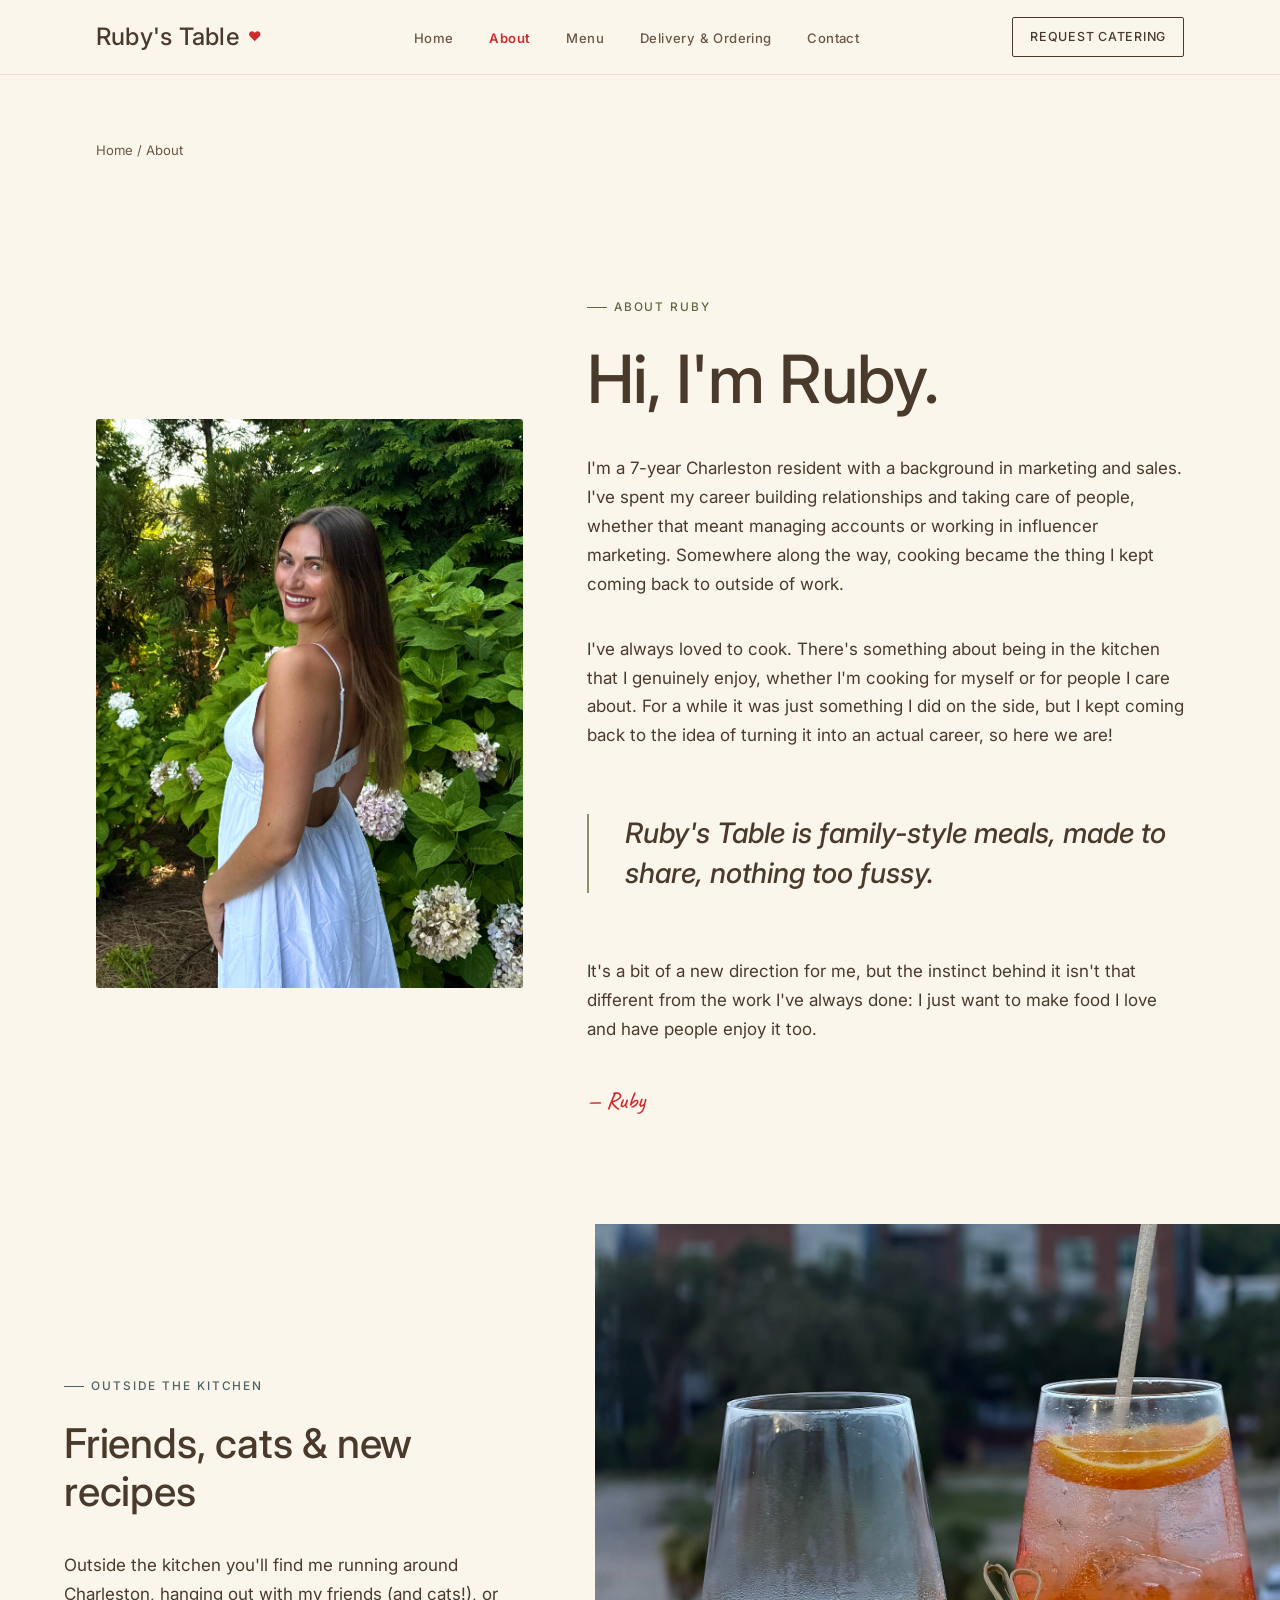
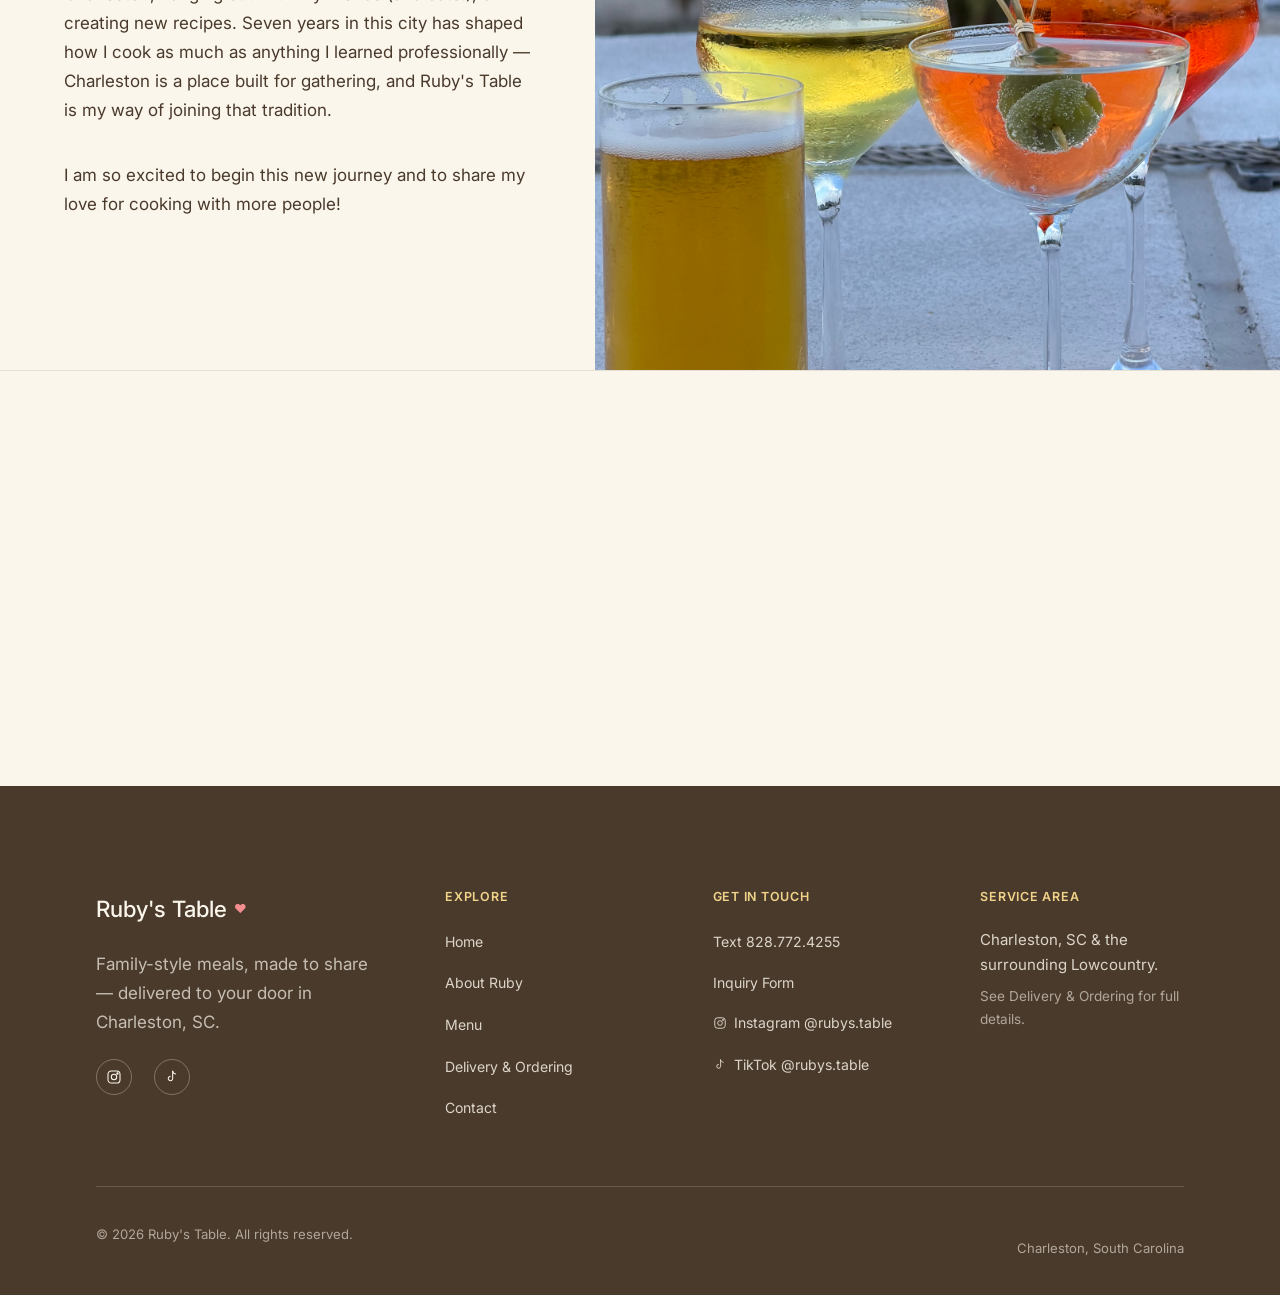
<file: about.html>
<!DOCTYPE html>
<html lang="en">
<head>
<meta charset="UTF-8">
<meta name="viewport" content="width=device-width, initial-scale=1.0">
<title>About Ruby | Ruby's Table Charleston, SC</title>
<meta name="description" content="Meet Ruby McClinton — a 7-year Charleston resident who turned her love of cooking into Ruby's Table, family-style catering made to share.">
<link rel="canonical" href="https://rubystable.com/about.html">
<meta property="og:type" content="website">
<meta property="og:site_name" content="Ruby's Table">
<meta property="og:title" content="About Ruby | Ruby's Table">
<meta property="og:description" content="Meet Ruby McClinton — a 7-year Charleston resident who turned her love of cooking into Ruby's Table.">
<meta property="og:image" content="https://rubystable.com/images/og-image.svg">
<meta property="og:url" content="https://rubystable.com/about.html">
<meta name="twitter:card" content="summary_large_image">
<meta name="twitter:title" content="About Ruby | Ruby's Table">
<meta name="twitter:description" content="Meet Ruby McClinton — a 7-year Charleston resident who turned her love of cooking into Ruby's Table.">
<meta name="twitter:image" content="https://rubystable.com/images/og-image.svg">
<link rel="icon" type="image/svg+xml" href="favicon.svg">
<link rel="stylesheet" href="css/style.css?v=2">
</head>
<body>
<a class="skip-link" href="#main">Skip to content</a>

<header class="site-header">
  <div class="container">
    <a href="index.html" class="logo" aria-label="Ruby's Table home">Ruby's Table<span class="heart-mark" aria-hidden="true">&#9829;</span></a>
    <nav class="main-nav" id="main-nav" aria-label="Primary">
      <ul>
        <li><a href="index.html">Home</a></li>
        <li><a href="about.html" aria-current="page">About</a></li>
        <li><a href="menu.html">Menu</a></li>
        <li><a href="delivery.html">Delivery &amp; Ordering</a></li>
        <li><a href="contact.html">Contact</a></li>
      </ul>
    </nav>
    <div class="header-cta">
      <a href="contact.html" class="btn btn-outline btn-outline-desktop">Request Catering</a>
      <button class="nav-toggle" aria-expanded="false" aria-controls="main-nav" aria-label="Toggle menu">
        <span></span><span></span><span></span>
      </button>
    </div>
  </div>
</header>

<main id="main">

  <section class="section-minimal" style="padding-bottom:0;">
    <div class="container">
      <p class="breadcrumb reveal"><a href="index.html">Home</a> / About</p>
    </div>
  </section>

  <!-- PORTRAIT + STORY -->
  <section class="section-tight">
    <div class="container offset-duo">
      <div class="photo-frame tall reveal">
        <img src="images/ruby-portrait-2.jpeg" alt="Portrait of Ruby McClinton, owner of Ruby's Table" width="1834" height="2445" loading="lazy">
      </div>
      <div class="reveal reveal-delay-1">
        <p class="eyebrow">About Ruby</p>
        <h1 style="margin-bottom:var(--space-md);">Hi, I'm Ruby.</h1>
        <p>I'm a 7-year Charleston resident with a background in marketing and sales. I've spent my career building relationships and taking care of people, whether that meant managing accounts or working in influencer marketing. Somewhere along the way, cooking became the thing I kept coming back to outside of work.</p>

        <p class="mt-md">I've always loved to cook. There's something about being in the kitchen that I genuinely enjoy, whether I'm cooking for myself or for people I care about. For a while it was just something I did on the side, but I kept coming back to the idea of turning it into an actual career, so here we are!</p>

        <p class="pull-quote">Ruby's Table is family-style meals, made to share, nothing too fussy.</p>

        <p>It's a bit of a new direction for me, but the instinct behind it isn't that different from the work I've always done: I just want to make food I love and have people enjoy it too.</p>

        <p class="script-accent mt-md">&mdash; Ruby</p>
      </div>
    </div>
  </section>

  <!-- OUTSIDE THE KITCHEN -->
  <section class="split-screen split-wide-right section-flush">
    <div class="split-copy on-cream reveal">
      <p class="eyebrow coastal">Outside the Kitchen</p>
      <h2>Friends, cats &amp; new recipes</h2>
      <p class="mt-md">Outside the kitchen you'll find me running around Charleston, hanging out with my friends (and cats!), or creating new recipes. Seven years in this city has shaped how I cook as much as anything I learned professionally &mdash; Charleston is a place built for gathering, and Ruby's Table is my way of joining that tradition.</p>
      <p class="mt-md">I am so excited to begin this new journey and to share my love for cooking with more people!</p>
    </div>
    <div class="split-media reveal reveal-delay-1">
      <img src="images/drinks.jpeg" alt="Cocktails at golden hour on a Charleston rooftop, with the Ravenel Bridge in the distance" width="3447" height="4596" loading="lazy">
    </div>
  </section>

  <!-- QUIET CLOSING -->
  <section class="closing-note">
    <div class="container reveal">
      <h2>Bring Ruby's Table to yours</h2>
      <p class="lede mx-auto">A small taste of what's made with care, delivered right to your door.</p>
      <a href="menu.html" class="btn btn-outline">Browse the Menu</a>
    </div>
  </section>

</main>

<footer class="site-footer">
  <div class="container">
    <div class="footer-grid">
      <div>
        <div class="footer-logo">Ruby's Table<span class="heart-mark on-dark" aria-hidden="true">&#9829;</span></div>
        <p class="footer-tagline">Family-style meals, made to share — delivered to your door in Charleston, SC.</p>
        <div class="footer-social">
          <a href="https://www.instagram.com/rubys.table" aria-label="Ruby's Table on Instagram" target="_blank" rel="noopener">
            <svg viewBox="0 0 24 24" fill="none" stroke="currentColor" stroke-width="1.6"><rect x="3" y="3" width="18" height="18" rx="5"/><circle cx="12" cy="12" r="4"/><circle cx="17.2" cy="6.8" r="1"/></svg>
          </a>
          <a href="https://www.tiktok.com/@rubys.table" aria-label="Ruby's Table on TikTok" target="_blank" rel="noopener">
            <svg viewBox="0 0 24 24" fill="none" stroke="currentColor" stroke-width="1.6"><path d="M13 3v11.2a3.3 3.3 0 1 1-3-3.28"/><path d="M13 3c.3 2.4 2 4.2 4.5 4.5" stroke-linecap="round"/></svg>
          </a>
        </div>
      </div>
      <div class="footer-col">
        <h4>Explore</h4>
        <ul>
          <li><a href="index.html">Home</a></li>
          <li><a href="about.html">About Ruby</a></li>
          <li><a href="menu.html">Menu</a></li>
          <li><a href="delivery.html">Delivery &amp; Ordering</a></li>
          <li><a href="contact.html">Contact</a></li>
        </ul>
      </div>
      <div class="footer-col">
        <h4>Get in Touch</h4>
        <ul>
          <li><a href="sms:+18287724255">Text 828.772.4255</a></li>
          <li><a href="contact.html">Inquiry Form</a></li>
          <li><a href="https://www.instagram.com/rubys.table" target="_blank" rel="noopener" class="footer-link-icon"><svg viewBox="0 0 24 24" fill="none" stroke="currentColor" stroke-width="1.6"><rect x="3" y="3" width="18" height="18" rx="5"/><circle cx="12" cy="12" r="4"/><circle cx="17.2" cy="6.8" r="1"/></svg><span>Instagram @rubys.table</span></a></li>
          <li><a href="https://www.tiktok.com/@rubys.table" target="_blank" rel="noopener" class="footer-link-icon"><svg viewBox="0 0 24 24" fill="none" stroke="currentColor" stroke-width="1.6"><path d="M13 3v11.2a3.3 3.3 0 1 1-3-3.28"/><path d="M13 3c.3 2.4 2 4.2 4.5 4.5" stroke-linecap="round"/></svg><span>TikTok @rubys.table</span></a></li>
        </ul>
      </div>
      <div class="footer-col">
        <h4>Service Area</h4>
        <p>Charleston, SC &amp; the surrounding Lowcountry.</p>
        <p style="opacity:0.7; font-size:0.85rem; margin-top:0.5em;">See Delivery &amp; Ordering for full details.</p>
      </div>
    </div>
    <div class="footer-bottom">
      <p>&copy; <span id="current-year">2026</span> Ruby's Table. All rights reserved.</p>
      <p>Charleston, South Carolina</p>
    </div>
  </div>
</footer>

<script src="js/main.js?v=2"></script>
</body>
</html>
</file>
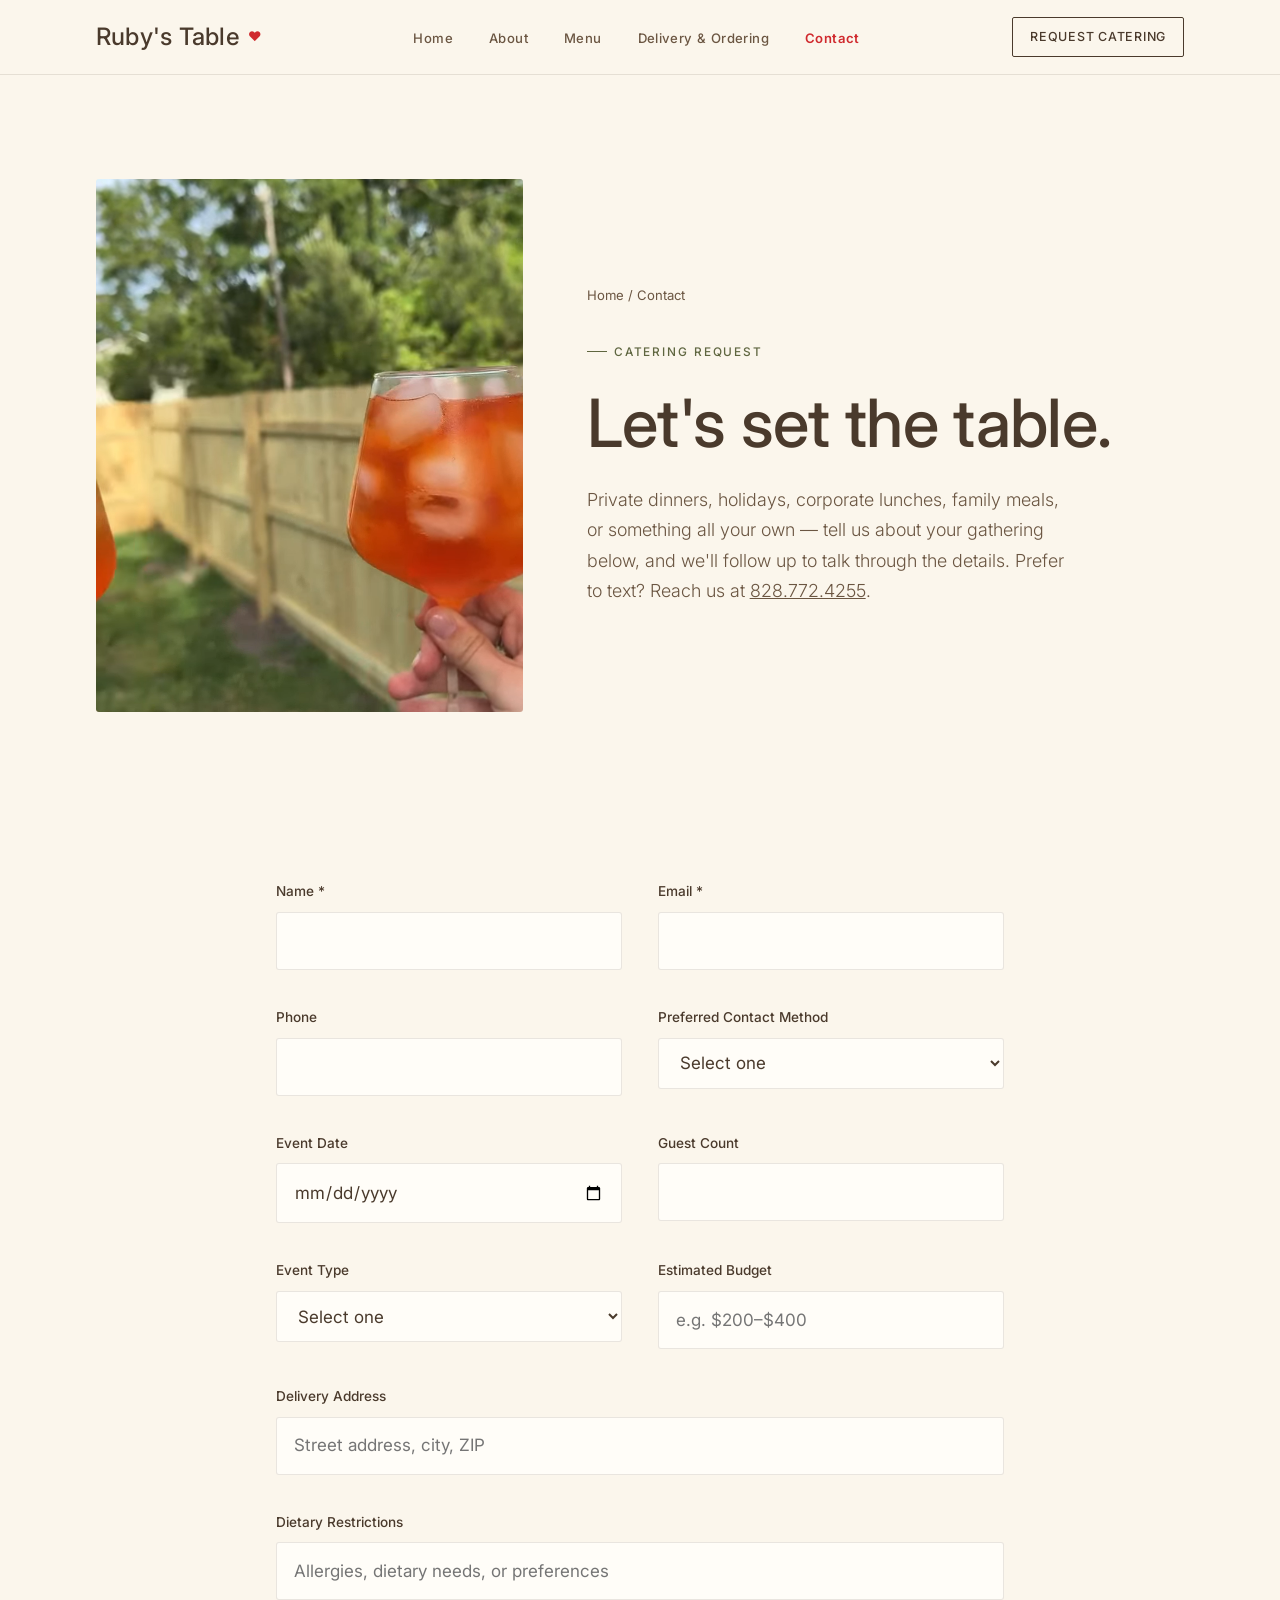
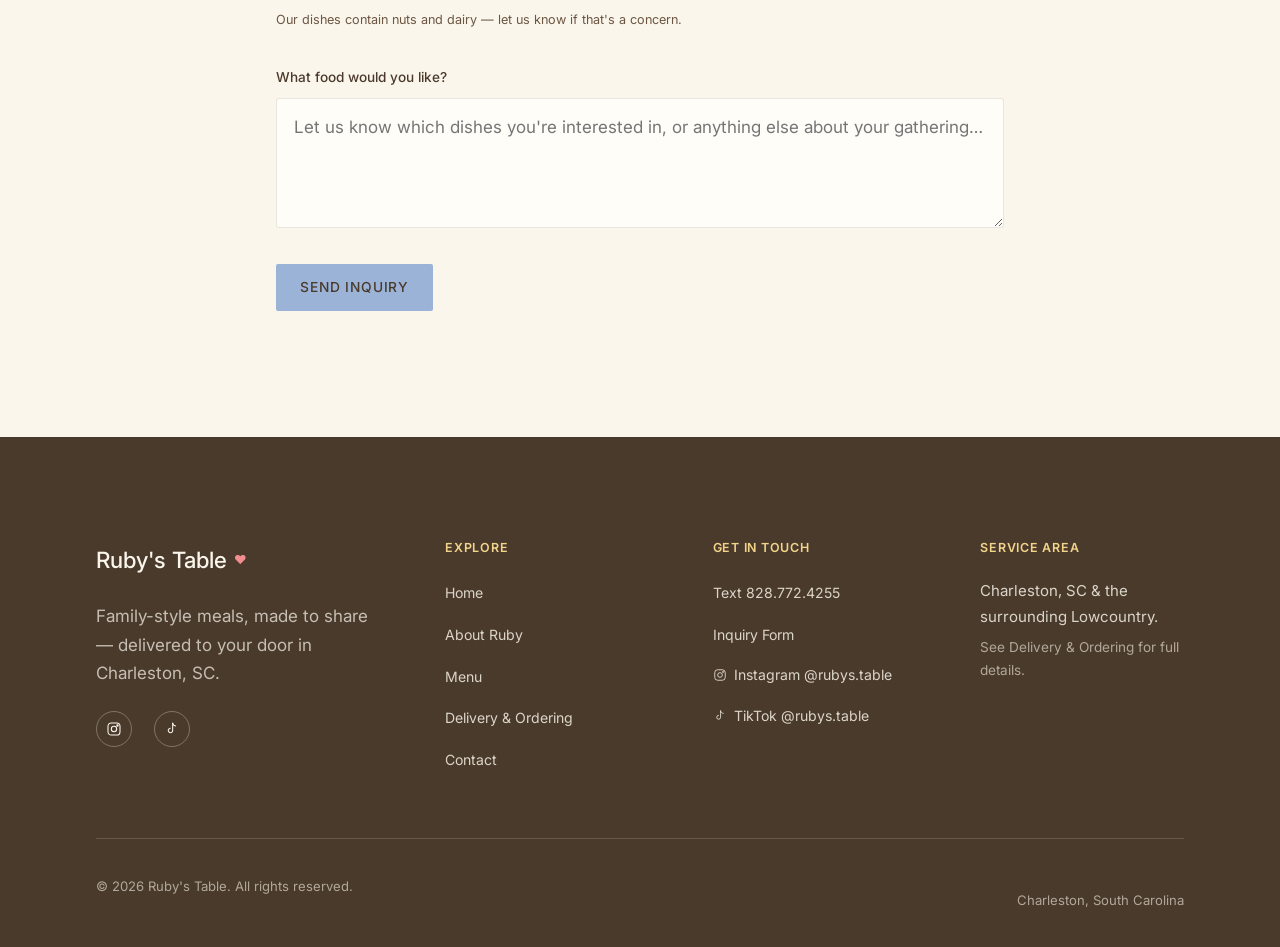
<file: contact.html>
<!DOCTYPE html>
<html lang="en">
<head>
<meta charset="UTF-8">
<meta name="viewport" content="width=device-width, initial-scale=1.0">
<title>Catering Request &amp; Contact | Ruby's Table Charleston, SC</title>
<meta name="description" content="Request catering from Ruby's Table — private events, corporate lunches, holidays, and family meals. Send an inquiry or text 828.772.4255.">
<link rel="canonical" href="https://rubystable.com/contact.html">
<meta property="og:type" content="website">
<meta property="og:site_name" content="Ruby's Table">
<meta property="og:title" content="Catering Request &amp; Contact | Ruby's Table">
<meta property="og:description" content="Request catering from Ruby's Table — send an inquiry or text 828.772.4255.">
<meta property="og:image" content="https://rubystable.com/images/og-image.svg">
<meta property="og:url" content="https://rubystable.com/contact.html">
<meta name="twitter:card" content="summary_large_image">
<meta name="twitter:title" content="Catering Request &amp; Contact | Ruby's Table">
<meta name="twitter:description" content="Request catering from Ruby's Table — send an inquiry or text 828.772.4255.">
<meta name="twitter:image" content="https://rubystable.com/images/og-image.svg">
<link rel="icon" type="image/svg+xml" href="favicon.svg">
<link rel="stylesheet" href="css/style.css?v=2">
</head>
<body>
<a class="skip-link" href="#main">Skip to content</a>

<header class="site-header">
  <div class="container">
    <a href="index.html" class="logo" aria-label="Ruby's Table home">Ruby's Table<span class="heart-mark" aria-hidden="true">&#9829;</span></a>
    <nav class="main-nav" id="main-nav" aria-label="Primary">
      <ul>
        <li><a href="index.html">Home</a></li>
        <li><a href="about.html">About</a></li>
        <li><a href="menu.html">Menu</a></li>
        <li><a href="delivery.html">Delivery &amp; Ordering</a></li>
        <li><a href="contact.html" aria-current="page">Contact</a></li>
      </ul>
    </nav>
    <div class="header-cta">
      <a href="contact.html" class="btn btn-outline btn-outline-desktop">Request Catering</a>
      <button class="nav-toggle" aria-expanded="false" aria-controls="main-nav" aria-label="Toggle menu">
        <span></span><span></span><span></span>
      </button>
    </div>
  </div>
</header>

<main id="main">

  <section class="page-hero">
    <div class="container offset-duo">
      <div class="photo-frame reveal">
        <video id="contact-loop-video" autoplay muted loop playsinline preload="auto" poster="images/clink-loop-poster.jpg" aria-hidden="true">
          <source src="images/clink-loop.webm" type="video/webm">
          <source src="images/clink-loop.mp4" type="video/mp4">
        </video>
      </div>
      <div class="reveal reveal-delay-1">
        <p class="breadcrumb"><a href="index.html">Home</a> / Contact</p>
        <p class="eyebrow">Catering Request</p>
        <h1>Let's set the table.</h1>
        <p class="lede mt-md">Private dinners, holidays, corporate lunches, family meals, or something all your own &mdash; tell us about your gathering below, and we'll follow up to talk through the details. Prefer to text? Reach us at <a href="sms:+18287724255" style="text-decoration:underline;">828.772.4255</a>.</p>
      </div>
    </div>
  </section>

  <section class="section-tight">
    <div class="container" style="max-width: 800px;">
      <form id="inquiry-form" action="https://formspree.io/f/mkodjwpj" method="POST" class="reveal">
        <div class="form-grid two-col">

          <div class="field">
            <label for="name">Name *</label>
            <input type="text" id="name" name="name" autocomplete="name" required>
          </div>

          <div class="field">
            <label for="email">Email *</label>
            <input type="email" id="email" name="email" autocomplete="email" required>
          </div>

          <div class="field">
            <label for="phone">Phone</label>
            <input type="tel" id="phone" name="phone" autocomplete="tel">
          </div>

          <div class="field">
            <label for="preferred-contact">Preferred Contact Method</label>
            <select id="preferred-contact" name="preferred_contact_method">
              <option value="">Select one</option>
              <option value="Text">Text</option>
              <option value="Phone Call">Phone Call</option>
              <option value="Email">Email</option>
            </select>
          </div>

          <div class="field">
            <label for="event-date">Event Date</label>
            <input type="date" id="event-date" name="event_date">
          </div>

          <div class="field">
            <label for="guest-count">Guest Count</label>
            <input type="number" id="guest-count" name="guest_count" min="1" inputmode="numeric">
          </div>

          <div class="field">
            <label for="event-type">Event Type</label>
            <select id="event-type" name="event_type">
              <option value="">Select one</option>
              <option value="Family Meal">Family Meal</option>
              <option value="Private Event">Private Event</option>
              <option value="Corporate Catering">Corporate Catering</option>
              <option value="Holiday Catering">Holiday Catering</option>
              <option value="Other">Other</option>
            </select>
          </div>

          <div class="field">
            <label for="budget">Estimated Budget</label>
            <input type="text" id="budget" name="budget" placeholder="e.g. $200–$400">
          </div>

          <div class="field full">
            <label for="address">Delivery Address</label>
            <input type="text" id="address" name="delivery_address" autocomplete="street-address" placeholder="Street address, city, ZIP">
          </div>

          <div class="field full">
            <label for="dietary">Dietary Restrictions</label>
            <input type="text" id="dietary" name="dietary_restrictions" placeholder="Allergies, dietary needs, or preferences">
            <span class="hint">Our dishes contain nuts and dairy — let us know if that's a concern.</span>
          </div>

          <div class="field full">
            <label for="message">What food would you like?</label>
            <textarea id="message" name="message" placeholder="Let us know which dishes you're interested in, or anything else about your gathering…"></textarea>
          </div>

        </div>

        <input type="text" name="_gotcha" style="display:none" tabindex="-1" autocomplete="off">

        <button type="submit" class="btn btn-primary mt-md">Send Inquiry</button>
        <p id="form-status" class="form-status" role="status" aria-live="polite"></p>
      </form>
    </div>
  </section>

</main>

<footer class="site-footer">
  <div class="container">
    <div class="footer-grid">
      <div>
        <div class="footer-logo">Ruby's Table<span class="heart-mark on-dark" aria-hidden="true">&#9829;</span></div>
        <p class="footer-tagline">Family-style meals, made to share — delivered to your door in Charleston, SC.</p>
        <div class="footer-social">
          <a href="https://www.instagram.com/rubys.table" aria-label="Ruby's Table on Instagram" target="_blank" rel="noopener">
            <svg viewBox="0 0 24 24" fill="none" stroke="currentColor" stroke-width="1.6"><rect x="3" y="3" width="18" height="18" rx="5"/><circle cx="12" cy="12" r="4"/><circle cx="17.2" cy="6.8" r="1"/></svg>
          </a>
          <a href="https://www.tiktok.com/@rubys.table" aria-label="Ruby's Table on TikTok" target="_blank" rel="noopener">
            <svg viewBox="0 0 24 24" fill="none" stroke="currentColor" stroke-width="1.6"><path d="M13 3v11.2a3.3 3.3 0 1 1-3-3.28"/><path d="M13 3c.3 2.4 2 4.2 4.5 4.5" stroke-linecap="round"/></svg>
          </a>
        </div>
      </div>
      <div class="footer-col">
        <h4>Explore</h4>
        <ul>
          <li><a href="index.html">Home</a></li>
          <li><a href="about.html">About Ruby</a></li>
          <li><a href="menu.html">Menu</a></li>
          <li><a href="delivery.html">Delivery &amp; Ordering</a></li>
          <li><a href="contact.html">Contact</a></li>
        </ul>
      </div>
      <div class="footer-col">
        <h4>Get in Touch</h4>
        <ul>
          <li><a href="sms:+18287724255">Text 828.772.4255</a></li>
          <li><a href="contact.html">Inquiry Form</a></li>
          <li><a href="https://www.instagram.com/rubys.table" target="_blank" rel="noopener" class="footer-link-icon"><svg viewBox="0 0 24 24" fill="none" stroke="currentColor" stroke-width="1.6"><rect x="3" y="3" width="18" height="18" rx="5"/><circle cx="12" cy="12" r="4"/><circle cx="17.2" cy="6.8" r="1"/></svg><span>Instagram @rubys.table</span></a></li>
          <li><a href="https://www.tiktok.com/@rubys.table" target="_blank" rel="noopener" class="footer-link-icon"><svg viewBox="0 0 24 24" fill="none" stroke="currentColor" stroke-width="1.6"><path d="M13 3v11.2a3.3 3.3 0 1 1-3-3.28"/><path d="M13 3c.3 2.4 2 4.2 4.5 4.5" stroke-linecap="round"/></svg><span>TikTok @rubys.table</span></a></li>
        </ul>
      </div>
      <div class="footer-col">
        <h4>Service Area</h4>
        <p>Charleston, SC &amp; the surrounding Lowcountry.</p>
        <p style="opacity:0.7; font-size:0.85rem; margin-top:0.5em;">See Delivery &amp; Ordering for full details.</p>
      </div>
    </div>
    <div class="footer-bottom">
      <p>&copy; <span id="current-year">2026</span> Ruby's Table. All rights reserved.</p>
      <p>Charleston, South Carolina</p>
    </div>
  </div>
</footer>

<script src="js/main.js?v=2"></script>
</body>
</html>
</file>
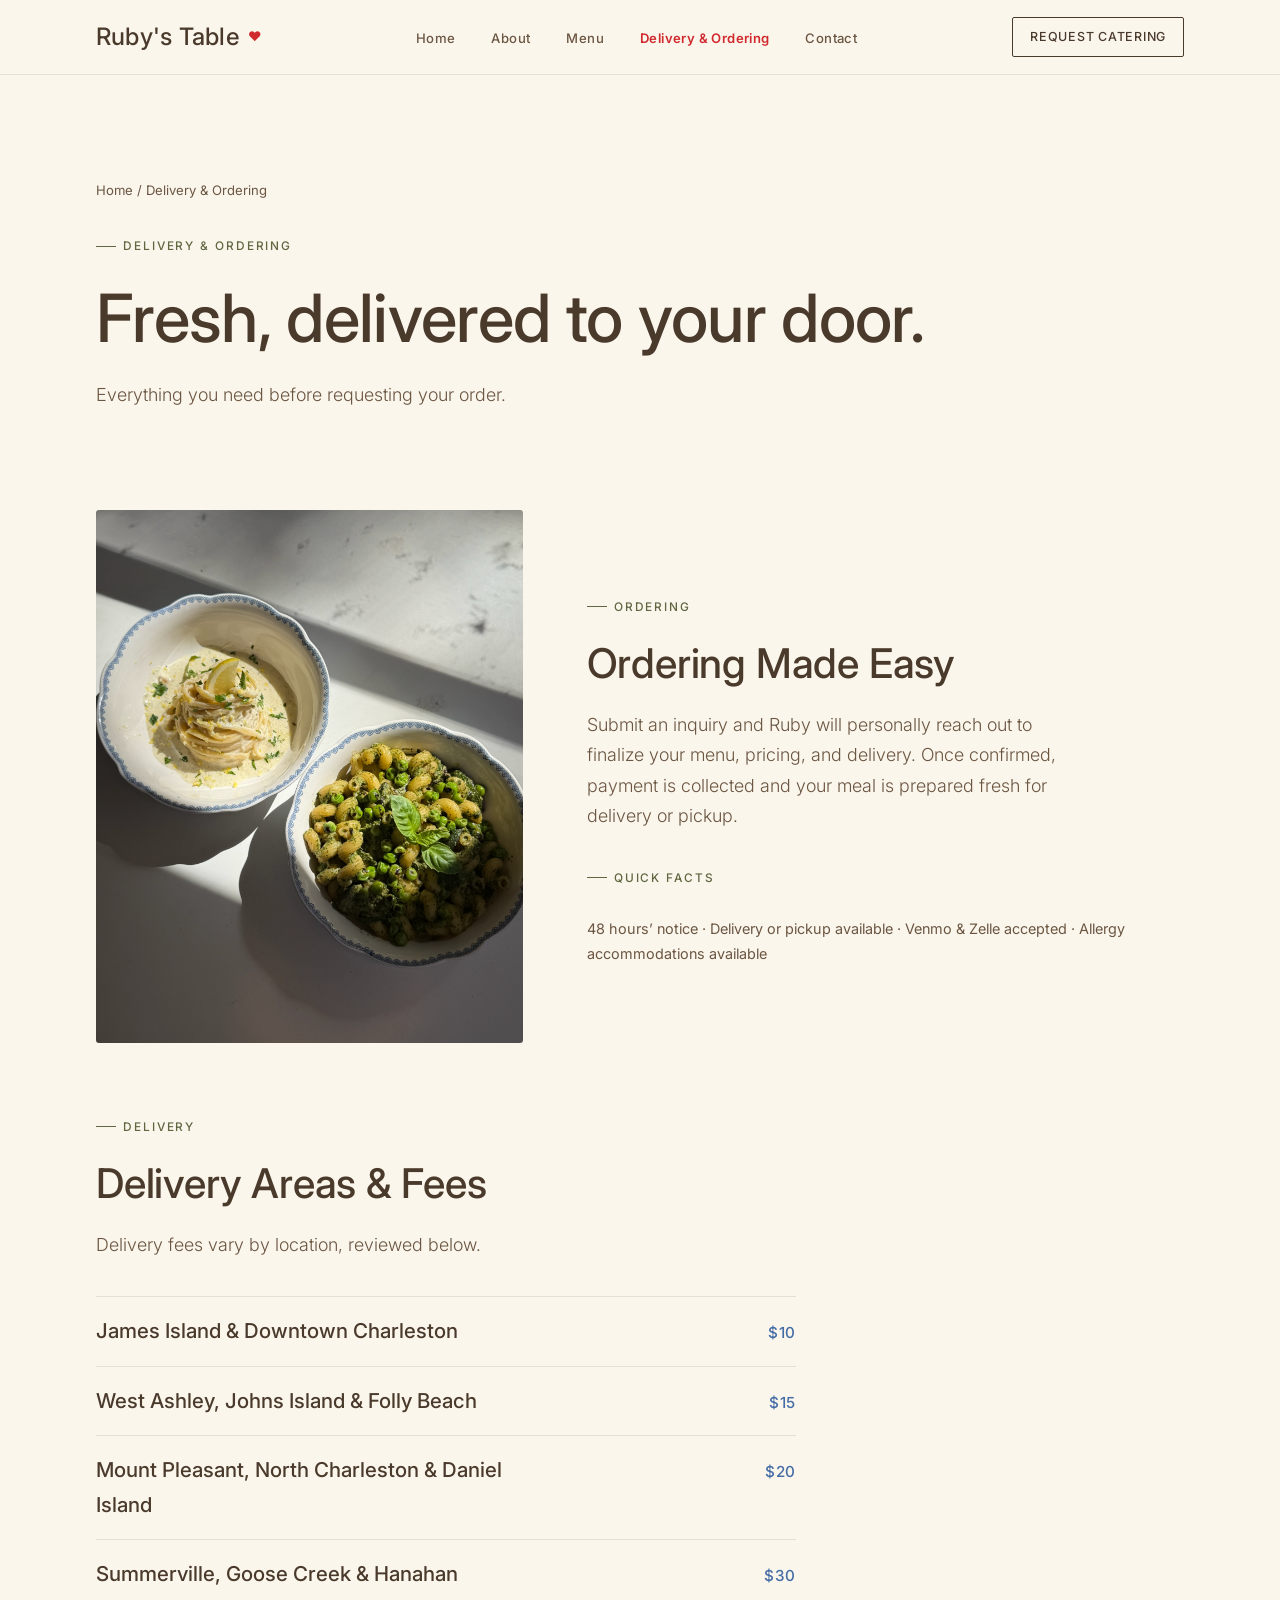
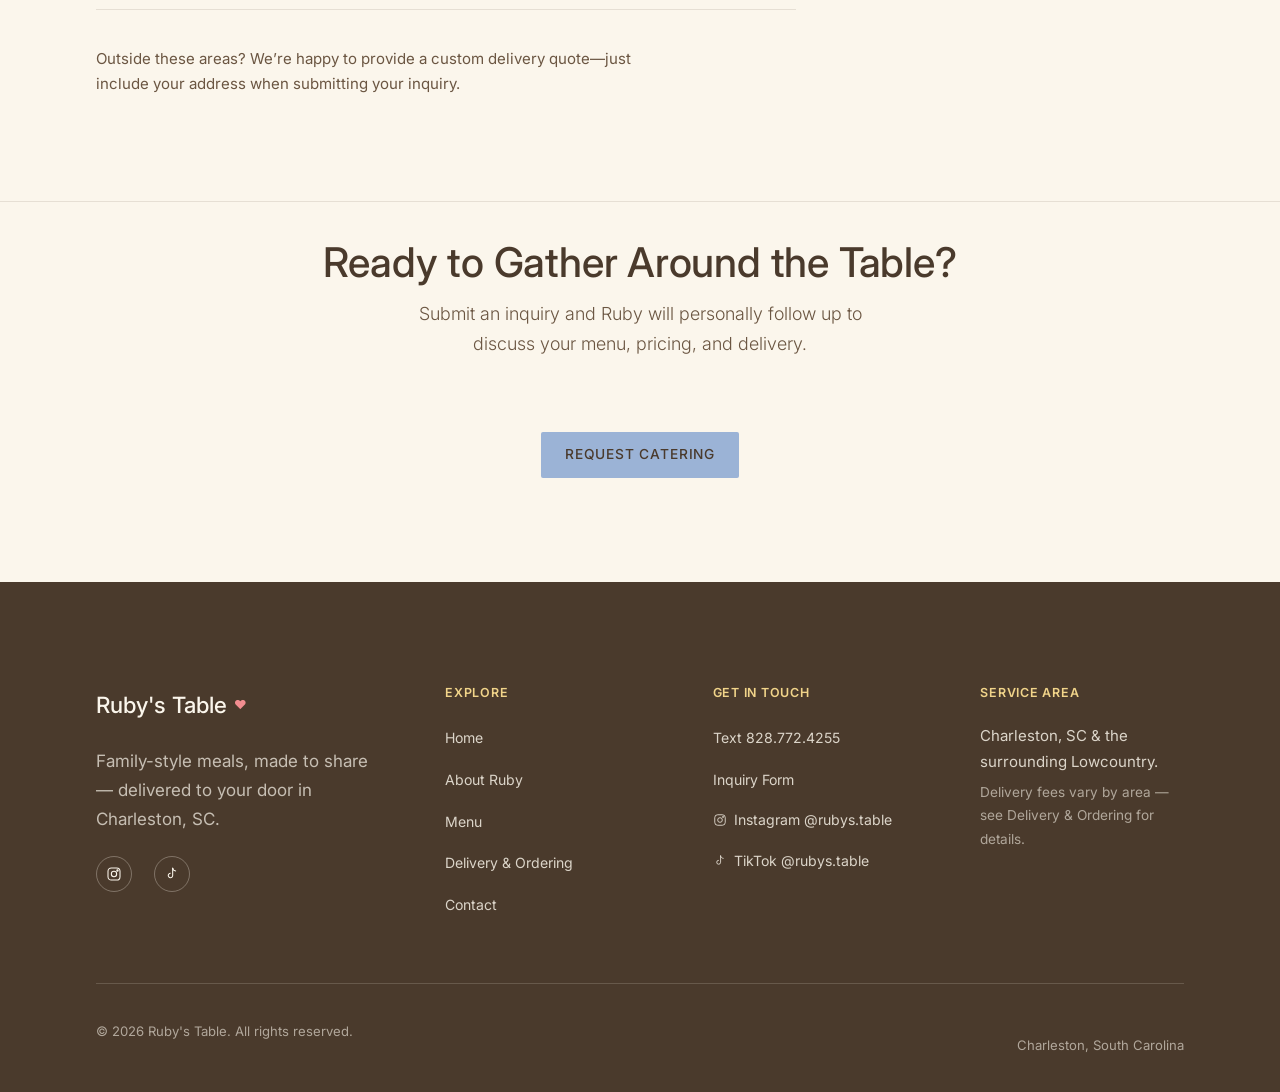
<file: delivery.html>
<!DOCTYPE html>
<html lang="en">
<head>
<meta charset="UTF-8">
<meta name="viewport" content="width=device-width, initial-scale=1.0">
<title>Delivery &amp; Ordering | Ruby's Table Charleston, SC</title>
<meta name="description" content="How to order from Ruby's Table: delivery area, pickup, lead time, payment, fees, and allergy information for Charleston, SC catering.">
<link rel="canonical" href="https://rubystable.com/delivery.html">
<meta property="og:type" content="website">
<meta property="og:site_name" content="Ruby's Table">
<meta property="og:title" content="Delivery &amp; Ordering | Ruby's Table">
<meta property="og:description" content="Delivery area, pickup, lead time, payment, fees, and allergy information for Ruby's Table catering.">
<meta property="og:image" content="https://rubystable.com/images/og-image.svg">
<meta property="og:url" content="https://rubystable.com/delivery.html">
<meta name="twitter:card" content="summary_large_image">
<meta name="twitter:title" content="Delivery &amp; Ordering | Ruby's Table">
<meta name="twitter:description" content="Delivery area, pickup, lead time, payment, fees, and allergy information for Ruby's Table catering.">
<meta name="twitter:image" content="https://rubystable.com/images/og-image.svg">
<link rel="icon" type="image/svg+xml" href="favicon.svg">
<link rel="stylesheet" href="css/style.css?v=2">
</head>
<body>
<a class="skip-link" href="#main">Skip to content</a>

<header class="site-header">
  <div class="container">
    <a href="index.html" class="logo" aria-label="Ruby's Table home">Ruby's Table<span class="heart-mark" aria-hidden="true">&#9829;</span></a>
    <nav class="main-nav" id="main-nav" aria-label="Primary">
      <ul>
        <li><a href="index.html">Home</a></li>
        <li><a href="about.html">About</a></li>
        <li><a href="menu.html">Menu</a></li>
        <li><a href="delivery.html" aria-current="page">Delivery &amp; Ordering</a></li>
        <li><a href="contact.html">Contact</a></li>
      </ul>
    </nav>
    <div class="header-cta">
      <a href="contact.html" class="btn btn-outline btn-outline-desktop">Request Catering</a>
      <button class="nav-toggle" aria-expanded="false" aria-controls="main-nav" aria-label="Toggle menu">
        <span></span><span></span><span></span>
      </button>
    </div>
  </div>
</header>

<main id="main">

  <section class="page-hero page-hero-compact">
    <div class="container">
      <p class="breadcrumb reveal"><a href="index.html">Home</a> / Delivery &amp; Ordering</p>
      <p class="eyebrow reveal">Delivery &amp; Ordering</p>
      <h1 class="reveal reveal-delay-1">Fresh, delivered to your door.</h1>
      <p class="lede reveal reveal-delay-2">Everything you need before requesting your order.</p>
    </div>
  </section>

  <!-- ORDERING + DELIVERY -->
  <section class="section-tight section-flush-top">
    <div class="container">

      <div class="offset-duo reveal">
        <div class="photo-frame">
          <img src="images/photos-gallery/pasta-duo.jpeg" alt="Two bowls of pasta, ready to enjoy" width="1536" height="2048" loading="lazy">
        </div>
        <div>
          <p class="eyebrow">Ordering</p>
          <h2>Ordering Made Easy</h2>
          <p class="lede mt-sm">Submit an inquiry and Ruby will personally reach out to finalize your menu, pricing, and delivery. Once confirmed, payment is collected and your meal is prepared fresh for delivery or pickup.</p>
          <p class="eyebrow mt-md">Quick Facts</p>
          <p class="order-essentials">48 hours&rsquo; notice &middot; Delivery or pickup available &middot; Venmo &amp; Zelle accepted &middot; Allergy accommodations available</p>
        </div>
      </div>

      <div class="content-column mt-lg reveal reveal-delay-1">
        <p class="eyebrow">Delivery</p>
        <h2>Delivery Areas &amp; Fees</h2>
        <p class="lede mt-sm">Delivery fees vary by location, reviewed below.</p>

        <div class="zone-list mt-md">
          <div class="zone-row">
            <span class="zone-name">James Island &amp; Downtown Charleston</span>
            <span class="zone-fee">$10</span>
          </div>
          <div class="zone-row">
            <span class="zone-name">West Ashley, Johns Island &amp; Folly Beach</span>
            <span class="zone-fee">$15</span>
          </div>
          <div class="zone-row">
            <span class="zone-name">Mount Pleasant, North Charleston &amp; Daniel Island</span>
            <span class="zone-fee">$20</span>
          </div>
          <div class="zone-row">
            <span class="zone-name">Summerville, Goose Creek &amp; Hanahan</span>
            <span class="zone-fee">$30</span>
          </div>
        </div>

        <p class="mt-md" style="color:var(--color-text-soft); font-size:0.94rem;">Outside these areas? We&rsquo;re happy to provide a custom delivery quote&mdash;just include your address when submitting your inquiry.</p>
      </div>

    </div>
  </section>

  <!-- FINAL CTA -->
  <section class="closing-note closing-note-tight">
    <div class="container reveal">
      <h2>Ready to Gather Around the Table?</h2>
      <p class="lede mx-auto">Submit an inquiry and Ruby will personally follow up to discuss your menu, pricing, and delivery.</p>
      <div class="cluster mt-md" style="justify-content:center;">
        <a href="contact.html" class="btn btn-primary">Request Catering</a>
      </div>
    </div>
  </section>

</main>

<footer class="site-footer">
  <div class="container">
    <div class="footer-grid">
      <div>
        <div class="footer-logo">Ruby's Table<span class="heart-mark on-dark" aria-hidden="true">&#9829;</span></div>
        <p class="footer-tagline">Family-style meals, made to share — delivered to your door in Charleston, SC.</p>
        <div class="footer-social">
          <a href="https://www.instagram.com/rubys.table" aria-label="Ruby's Table on Instagram" target="_blank" rel="noopener">
            <svg viewBox="0 0 24 24" fill="none" stroke="currentColor" stroke-width="1.6"><rect x="3" y="3" width="18" height="18" rx="5"/><circle cx="12" cy="12" r="4"/><circle cx="17.2" cy="6.8" r="1"/></svg>
          </a>
          <a href="https://www.tiktok.com/@rubys.table" aria-label="Ruby's Table on TikTok" target="_blank" rel="noopener">
            <svg viewBox="0 0 24 24" fill="none" stroke="currentColor" stroke-width="1.6"><path d="M13 3v11.2a3.3 3.3 0 1 1-3-3.28"/><path d="M13 3c.3 2.4 2 4.2 4.5 4.5" stroke-linecap="round"/></svg>
          </a>
        </div>
      </div>
      <div class="footer-col">
        <h4>Explore</h4>
        <ul>
          <li><a href="index.html">Home</a></li>
          <li><a href="about.html">About Ruby</a></li>
          <li><a href="menu.html">Menu</a></li>
          <li><a href="delivery.html">Delivery &amp; Ordering</a></li>
          <li><a href="contact.html">Contact</a></li>
        </ul>
      </div>
      <div class="footer-col">
        <h4>Get in Touch</h4>
        <ul>
          <li><a href="sms:+18287724255">Text 828.772.4255</a></li>
          <li><a href="contact.html">Inquiry Form</a></li>
          <li><a href="https://www.instagram.com/rubys.table" target="_blank" rel="noopener" class="footer-link-icon"><svg viewBox="0 0 24 24" fill="none" stroke="currentColor" stroke-width="1.6"><rect x="3" y="3" width="18" height="18" rx="5"/><circle cx="12" cy="12" r="4"/><circle cx="17.2" cy="6.8" r="1"/></svg><span>Instagram @rubys.table</span></a></li>
          <li><a href="https://www.tiktok.com/@rubys.table" target="_blank" rel="noopener" class="footer-link-icon"><svg viewBox="0 0 24 24" fill="none" stroke="currentColor" stroke-width="1.6"><path d="M13 3v11.2a3.3 3.3 0 1 1-3-3.28"/><path d="M13 3c.3 2.4 2 4.2 4.5 4.5" stroke-linecap="round"/></svg><span>TikTok @rubys.table</span></a></li>
        </ul>
      </div>
      <div class="footer-col">
        <h4>Service Area</h4>
        <p>Charleston, SC &amp; the surrounding Lowcountry.</p>
        <p style="opacity:0.7; font-size:0.85rem; margin-top:0.5em;">Delivery fees vary by area &mdash; see Delivery &amp; Ordering for details.</p>
      </div>
    </div>
    <div class="footer-bottom">
      <p>&copy; <span id="current-year">2026</span> Ruby's Table. All rights reserved.</p>
      <p>Charleston, South Carolina</p>
    </div>
  </div>
</footer>

<script src="js/main.js?v=2"></script>
</body>
</html>
</file>
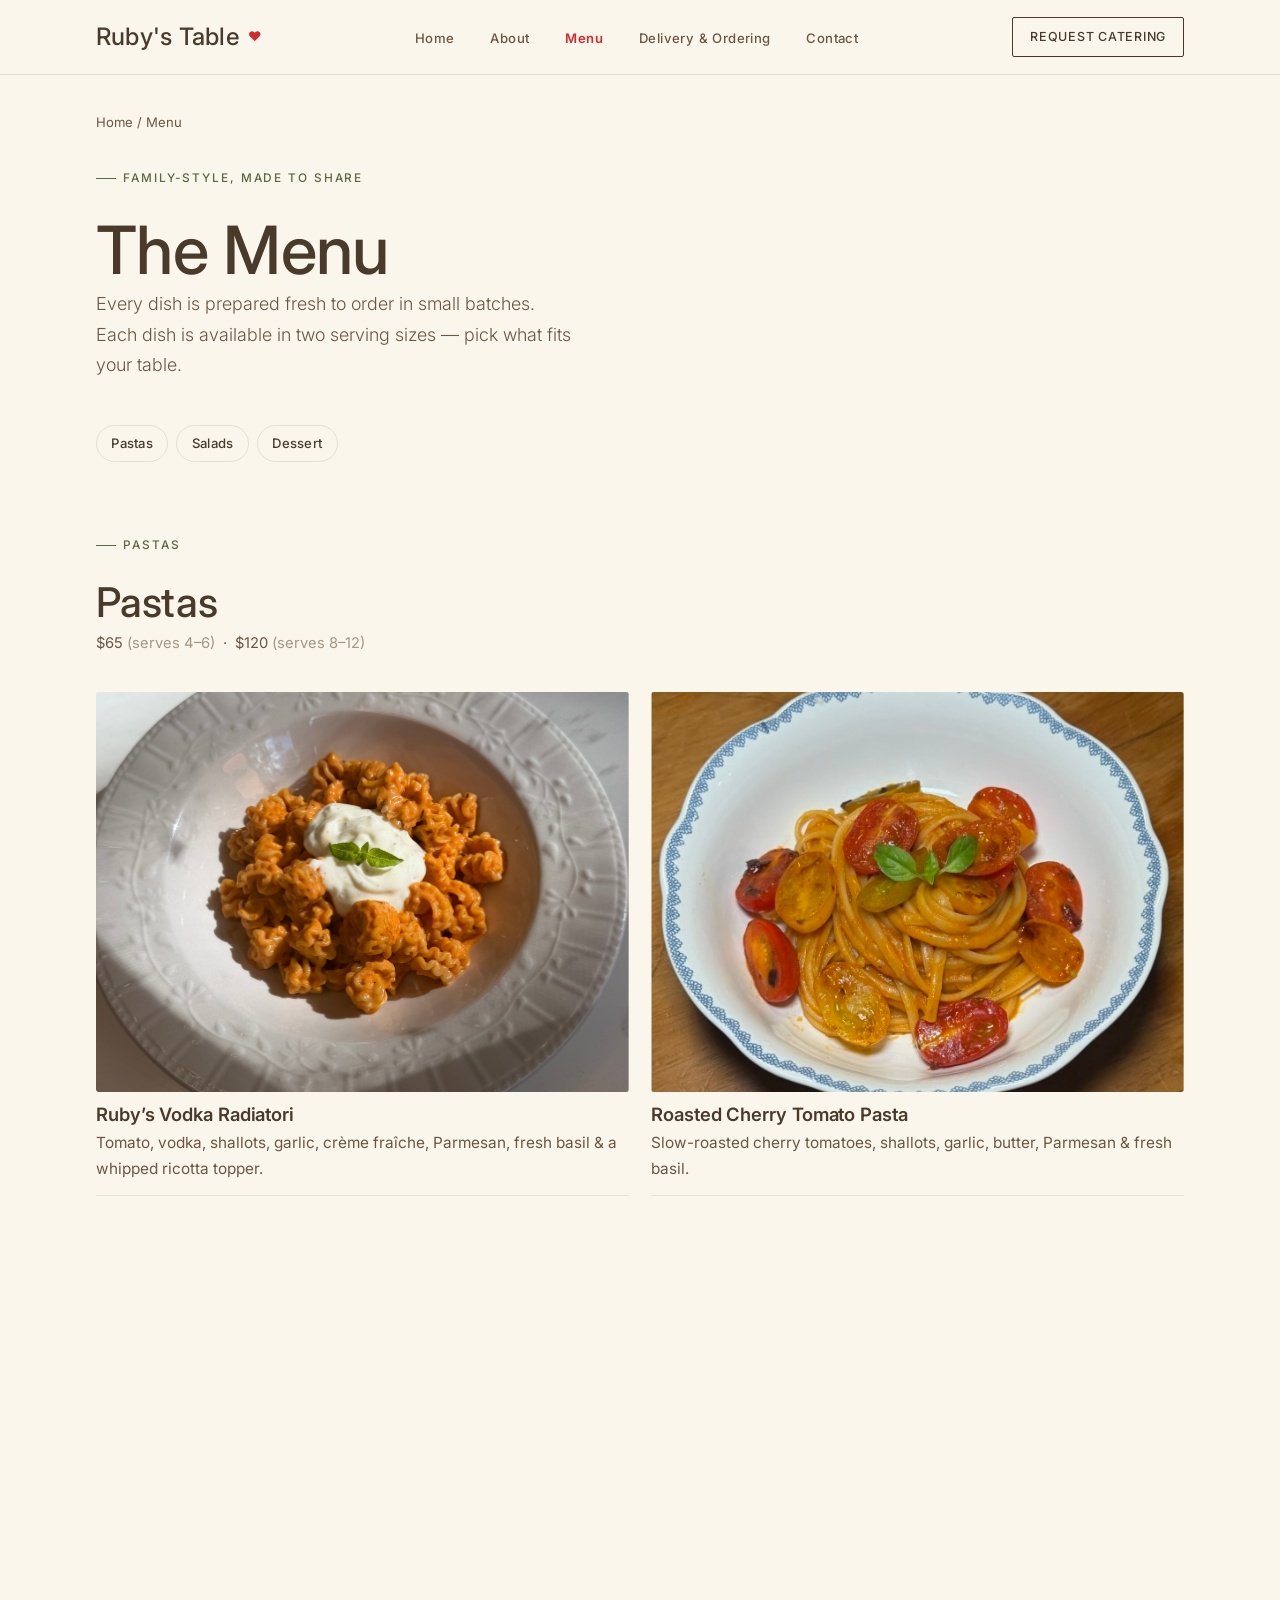
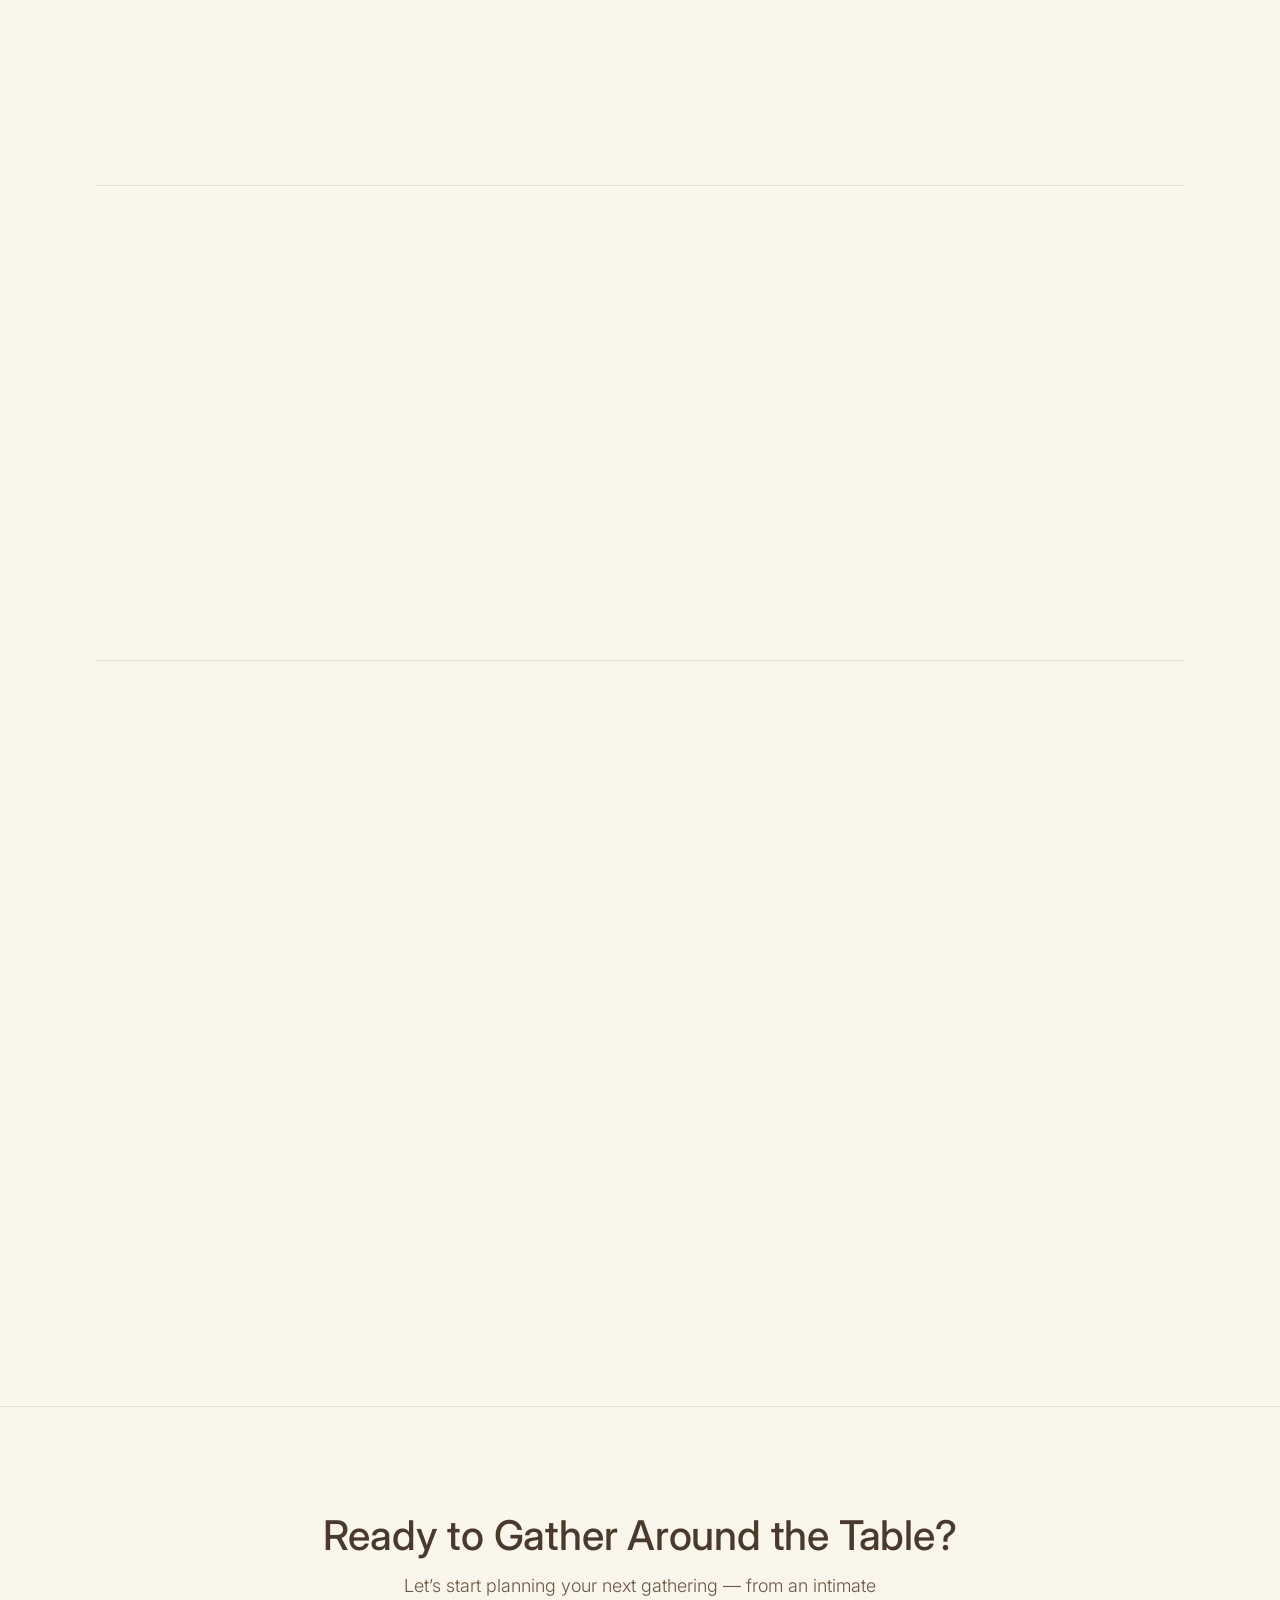
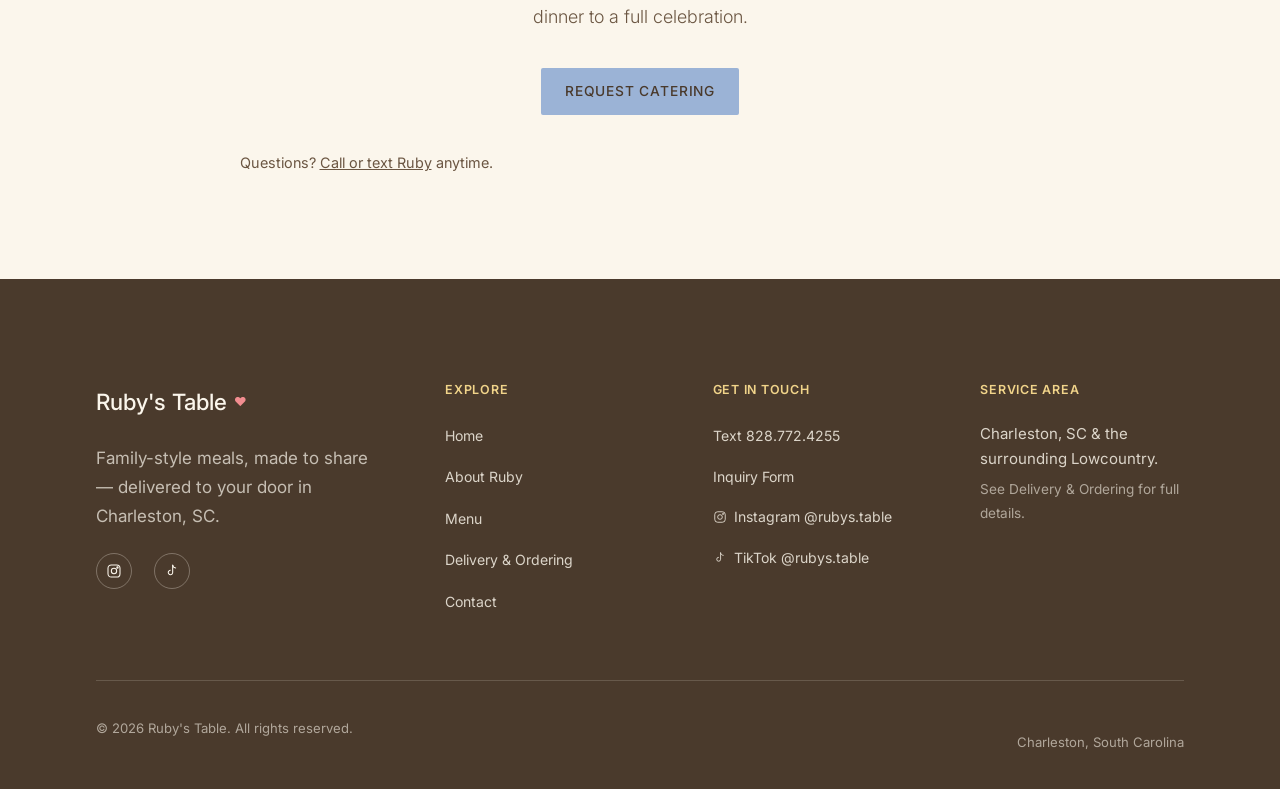
<file: menu.html>
<!DOCTYPE html>
<html lang="en">
<head>
<meta charset="UTF-8">
<meta name="viewport" content="width=device-width, initial-scale=1.0">
<title>Menu &amp; Pricing | Ruby's Table Charleston, SC</title>
<meta name="description" content="Explore Ruby's Table menu — family-style pastas, salads, and desserts, with pricing for parties of 4 to 12, delivered fresh in Charleston, SC.">
<link rel="canonical" href="https://rubystable.com/menu.html">
<meta property="og:type" content="website">
<meta property="og:site_name" content="Ruby's Table">
<meta property="og:title" content="Menu &amp; Pricing | Ruby's Table">
<meta property="og:description" content="Family-style pastas, salads, and desserts, with pricing for parties of 4 to 12.">
<meta property="og:image" content="https://rubystable.com/images/og-image.svg">
<meta property="og:url" content="https://rubystable.com/menu.html">
<meta name="twitter:card" content="summary_large_image">
<meta name="twitter:title" content="Menu &amp; Pricing | Ruby's Table">
<meta name="twitter:description" content="Family-style pastas, salads, and desserts, with pricing for parties of 4 to 12.">
<meta name="twitter:image" content="https://rubystable.com/images/og-image.svg">
<link rel="icon" type="image/svg+xml" href="favicon.svg">
<link rel="stylesheet" href="css/style.css?v=2">
<script type="application/ld+json">
{
  "@context": "https://schema.org",
  "@type": "Menu",
  "name": "Ruby's Table Catering Menu",
  "hasMenuSection": [
    { "@type": "MenuSection", "name": "Pastas", "hasMenuItem": [
        {"@type": "MenuItem", "name": "Ruby's Vodka Radiatori", "description": "Tomato, vodka, shallots, garlic, crème fraîche, Parmesan, fresh basil & a whipped ricotta topper."},
        {"@type": "MenuItem", "name": "Roasted Cherry Tomato Pasta", "description": "Slow-roasted cherry tomatoes, shallots, garlic, butter, Parmesan & fresh basil."},
        {"@type": "MenuItem", "name": "Garden Pesto Pasta", "description": "House-made kale & basil pesto, roasted zucchini, sweet peas, Parmesan & lemon."},
        {"@type": "MenuItem", "name": "Creamy Lemon Herb Pasta", "description": "Garlic & Fine Herbs Boursin, fresh lemon, garlic, Parmesan & parsley."}
    ]},
    { "@type": "MenuSection", "name": "Salads", "hasMenuItem": [
        {"@type": "MenuItem", "name": "Arugula Salad", "description": "Arugula, cherry tomatoes, shaved Parmesan, toasted pine nuts, fresh lemon & house maple vinaigrette."},
        {"@type": "MenuItem", "name": "Summer Salad", "description": "Mixed greens, strawberries, candied pecans, feta & house maple vinaigrette."},
        {"@type": "MenuItem", "name": "Kale Caesar", "description": "Chopped kale, Parmesan crisps, fresh lemon & house Caesar dressing."}
    ]},
    { "@type": "MenuSection", "name": "Desserts", "hasMenuItem": [
        {"@type": "MenuItem", "name": "Ruby's Brown Butter Chocolate Chip Cookies", "description": "Freshly baked brown butter chocolate chip cookies made from Ruby's signature recipe.", "offers": {"@type": "Offer", "price": "22", "priceCurrency": "USD", "description": "Per dozen"}}
    ]}
  ]
}
</script>
</head>
<body>
<a class="skip-link" href="#main">Skip to content</a>

<header class="site-header">
  <div class="container">
    <a href="index.html" class="logo" aria-label="Ruby's Table home">Ruby's Table<span class="heart-mark" aria-hidden="true">&#9829;</span></a>
    <nav class="main-nav" id="main-nav" aria-label="Primary">
      <ul>
        <li><a href="index.html">Home</a></li>
        <li><a href="about.html">About</a></li>
        <li><a href="menu.html" aria-current="page">Menu</a></li>
        <li><a href="delivery.html">Delivery &amp; Ordering</a></li>
        <li><a href="contact.html">Contact</a></li>
      </ul>
    </nav>
    <div class="header-cta">
      <a href="contact.html" class="btn btn-outline btn-outline-desktop">Request Catering</a>
      <button class="nav-toggle" aria-expanded="false" aria-controls="main-nav" aria-label="Toggle menu">
        <span></span><span></span><span></span>
      </button>
    </div>
  </div>
</header>

<main id="main">

  <section class="section-minimal" style="padding-top: var(--space-md); padding-bottom: var(--space-2xs);">
    <div class="container">
      <p class="breadcrumb reveal"><a href="index.html">Home</a> / Menu</p>
      <p class="eyebrow reveal">Family-Style, Made to Share</p>
      <h1 class="reveal reveal-delay-1">The Menu</h1>
      <p class="lede reveal reveal-delay-2">Every dish is prepared fresh to order in small batches. Each dish is available in two serving sizes &mdash; pick what fits your table.</p>
    </div>
  </section>

  <section class="section-tight section-flush-top">
    <div class="container">

      <nav class="menu-jump reveal" aria-label="Jump to menu category">
        <a href="#pastas">Pastas</a>
        <a href="#salads">Salads</a>
        <a href="#desserts">Dessert</a>
      </nav>

      <!-- PASTAS -->
      <div class="menu-category" id="pastas">
        <div class="menu-category-head reveal">
          <p class="eyebrow">Pastas</p>
          <h2>Pastas</h2>
          <p class="price-tiers">$65 <span style="opacity:.6;">(serves 4&ndash;6)</span> &nbsp;&middot;&nbsp; $120 <span style="opacity:.6;">(serves 8&ndash;12)</span></p>
        </div>
        <div class="menu-items">
          <div class="menu-item reveal">
            <div class="menu-item-photo"><img src="images/photos-gallery/vodka-radiatori-2.jpeg" alt="Ruby&rsquo;s Vodka Radiatori, topped with whipped ricotta" width="4281" height="4165" loading="lazy"></div>
            <div class="menu-item-head"><h3>Ruby&rsquo;s Vodka Radiatori</h3></div>
            <p>Tomato, vodka, shallots, garlic, cr&egrave;me fra&icirc;che, Parmesan, fresh basil &amp; a whipped ricotta topper.</p>
          </div>
          <div class="menu-item reveal reveal-delay-1">
            <div class="menu-item-photo"><img src="images/photos-gallery/cherry-tomato-pasta-2.jpeg" alt="Roasted cherry tomato pasta, finished with fresh basil" width="603" height="546" loading="lazy"></div>
            <div class="menu-item-head"><h3>Roasted Cherry Tomato Pasta</h3></div>
            <p>Slow-roasted cherry tomatoes, shallots, garlic, butter, Parmesan &amp; fresh basil.</p>
          </div>
          <div class="menu-item reveal reveal-delay-2">
            <div class="menu-item-photo"><img src="images/photos-gallery/pesto-pasta-2.jpeg" alt="Garden pesto pasta with roasted zucchini and sweet peas" width="2937" height="2944" loading="lazy"></div>
            <div class="menu-item-head"><h3>Garden Pesto Pasta</h3></div>
            <p>House-made kale &amp; basil pesto, roasted zucchini, sweet peas, Parmesan &amp; lemon.</p>
          </div>
          <div class="menu-item reveal reveal-delay-3">
            <div class="menu-item-photo"><img src="images/photos-gallery/lemon-herb-pasta-2.jpeg" alt="Creamy lemon herb pasta, finished with fresh lemon and herbs" width="3420" height="3018" loading="lazy"></div>
            <div class="menu-item-head"><h3>Creamy Lemon Herb Pasta</h3></div>
            <p>Garlic &amp; Fine Herbs Boursin, fresh lemon, garlic, Parmesan &amp; parsley.</p>
          </div>
        </div>
      </div>

      <!-- SALADS -->
      <div class="menu-category" id="salads">
        <div class="menu-category-head reveal">
          <p class="eyebrow">Salads</p>
          <h2>Salads</h2>
          <p class="price-tiers">$30 <span style="opacity:.6;">(serves 4&ndash;6)</span> &nbsp;&middot;&nbsp; $55 <span style="opacity:.6;">(serves 8&ndash;12)</span></p>
        </div>
        <div class="menu-items">
          <div class="menu-item reveal">
            <div class="menu-item-head"><h3>Arugula Salad</h3></div>
            <p>Arugula, cherry tomatoes, shaved Parmesan, toasted pine nuts, fresh lemon &amp; house maple vinaigrette.</p>
          </div>
          <div class="menu-item reveal reveal-delay-1">
            <div class="menu-item-head"><h3>Summer Salad</h3></div>
            <p>Mixed greens, strawberries, candied pecans, feta &amp; house maple vinaigrette.</p>
          </div>
          <div class="menu-item reveal reveal-delay-2">
            <div class="menu-item-head"><h3>Kale Caesar</h3></div>
            <p>Chopped kale, Parmesan crisps, fresh lemon &amp; house Caesar dressing.</p>
          </div>
        </div>
      </div>

      <!-- DESSERT (featured ending) -->
      <div class="menu-category menu-category-compact" id="desserts">
        <div class="offset-duo reveal">
          <div class="photo-frame tall">
            <img src="images/photos-gallery/cookie-cooling-rack.png" alt="A warm chocolate chip cookie, fresh off the tray, finished with flaky sea salt" width="1086" height="1448" loading="lazy">
          </div>
          <div>
            <p class="eyebrow">Dessert</p>
            <h2 class="dessert-heading">Ruby&rsquo;s Brown Butter Chocolate Chip Cookies</h2>
            <p class="lede mt-sm">Freshly baked brown butter chocolate chip cookies made from Ruby&rsquo;s signature recipe.</p>
            <p class="price-tiers">$22 <span style="opacity:.6;">per dozen</span></p>
            <p class="dessert-footnote">Please include any allergies or dietary restrictions when submitting your inquiry &mdash; Ruby is happy to accommodate whenever possible.</p>
          </div>
        </div>
      </div>

    </div>
  </section>

  <!-- QUIET CLOSING -->
  <section class="closing-note">
    <div class="container reveal">
      <h2>Ready to Gather Around the Table?</h2>
      <p class="lede mx-auto">Let&rsquo;s start planning your next gathering &mdash; from an intimate dinner to a full celebration.</p>
      <a href="contact.html" class="btn btn-primary">Request Catering</a>
      <p class="mt-md" style="color:var(--color-text-soft); font-size:0.9rem;">Questions? <a href="sms:+18287724255" style="text-decoration:underline;">Call or text Ruby</a> anytime.</p>
    </div>
  </section>

</main>

<footer class="site-footer">
  <div class="container">
    <div class="footer-grid">
      <div>
        <div class="footer-logo">Ruby's Table<span class="heart-mark on-dark" aria-hidden="true">&#9829;</span></div>
        <p class="footer-tagline">Family-style meals, made to share — delivered to your door in Charleston, SC.</p>
        <div class="footer-social">
          <a href="https://www.instagram.com/rubys.table" aria-label="Ruby's Table on Instagram" target="_blank" rel="noopener">
            <svg viewBox="0 0 24 24" fill="none" stroke="currentColor" stroke-width="1.6"><rect x="3" y="3" width="18" height="18" rx="5"/><circle cx="12" cy="12" r="4"/><circle cx="17.2" cy="6.8" r="1"/></svg>
          </a>
          <a href="https://www.tiktok.com/@rubys.table" aria-label="Ruby's Table on TikTok" target="_blank" rel="noopener">
            <svg viewBox="0 0 24 24" fill="none" stroke="currentColor" stroke-width="1.6"><path d="M13 3v11.2a3.3 3.3 0 1 1-3-3.28"/><path d="M13 3c.3 2.4 2 4.2 4.5 4.5" stroke-linecap="round"/></svg>
          </a>
        </div>
      </div>
      <div class="footer-col">
        <h4>Explore</h4>
        <ul>
          <li><a href="index.html">Home</a></li>
          <li><a href="about.html">About Ruby</a></li>
          <li><a href="menu.html">Menu</a></li>
          <li><a href="delivery.html">Delivery &amp; Ordering</a></li>
          <li><a href="contact.html">Contact</a></li>
        </ul>
      </div>
      <div class="footer-col">
        <h4>Get in Touch</h4>
        <ul>
          <li><a href="sms:+18287724255">Text 828.772.4255</a></li>
          <li><a href="contact.html">Inquiry Form</a></li>
          <li><a href="https://www.instagram.com/rubys.table" target="_blank" rel="noopener" class="footer-link-icon"><svg viewBox="0 0 24 24" fill="none" stroke="currentColor" stroke-width="1.6"><rect x="3" y="3" width="18" height="18" rx="5"/><circle cx="12" cy="12" r="4"/><circle cx="17.2" cy="6.8" r="1"/></svg><span>Instagram @rubys.table</span></a></li>
          <li><a href="https://www.tiktok.com/@rubys.table" target="_blank" rel="noopener" class="footer-link-icon"><svg viewBox="0 0 24 24" fill="none" stroke="currentColor" stroke-width="1.6"><path d="M13 3v11.2a3.3 3.3 0 1 1-3-3.28"/><path d="M13 3c.3 2.4 2 4.2 4.5 4.5" stroke-linecap="round"/></svg><span>TikTok @rubys.table</span></a></li>
        </ul>
      </div>
      <div class="footer-col">
        <h4>Service Area</h4>
        <p>Charleston, SC &amp; the surrounding Lowcountry.</p>
        <p style="opacity:0.7; font-size:0.85rem; margin-top:0.5em;">See Delivery &amp; Ordering for full details.</p>
      </div>
    </div>
    <div class="footer-bottom">
      <p>&copy; <span id="current-year">2026</span> Ruby's Table. All rights reserved.</p>
      <p>Charleston, South Carolina</p>
    </div>
  </div>
</footer>

<script src="js/main.js?v=2"></script>
</body>
</html>
</file>
<file: css/style.css>
/* ===========================================================
   RUBY'S TABLE — Global Stylesheet
   A bright, airy, editorial design system for a boutique
   Charleston catering brand: cream & soft white & butter & olive
   & warm taupe & dusty rose, a hint of coastal blue.
   Photography-led. One idea per section. No filler.
   Custom CSS, no framework.
   =========================================================== */

/* -----------------------------------------------------------
   1. Fonts
   Inter   — clean sans; carries headings, body, nav, buttons, labels
   Caveat  — handwritten signature, used once
----------------------------------------------------------- */
@import url('https://fonts.googleapis.com/css2?family=Inter:ital,wght@0,300;0,400;0,500;0,600;0,700;1,400;1,500&family=Caveat:wght@500&display=swap');

/* -----------------------------------------------------------
   2. Design tokens
----------------------------------------------------------- */
:root {
  --cream:          #FBF6EC;
  --cream-deep:      #F4EAD3;
  --soft-white:      #FFFDF8;
  --linen:          #F1E7D2;
  --butter:          #F1D48A;
  --butter-soft:     #F7E7B8;
  --taupe:          #A8967D;
  --taupe-deep:      #7A6B54;
  --olive:          #8B9166;
  --olive-deep:      #5F6640;
  --rose:      #F3C2D4;
  --rose-deep: #B83A64;
  --rose-light: #E4AABD; /* lighter pastel — kept for reference, no longer in active use */
  --dusty-blue:      #9BB3D6; /* button fill — pairs with espresso text, not white */
  --dusty-blue-deep: #446CA6; /* text/line uses — eyebrows, prices, focus states */
  --coastal-soft:      #DCE6E4;
  --coastal-deep:      #4E6367;
  --espresso:        #4A3A2C;
  --espresso-soft:   #6B5642;
  --white-soft:      #FFFDF8; /* alias of --soft-white, kept for compatibility */
  --ruby-red:        #D02A2E; /* one small, personal touch — used sparingly */
  --ruby-red-bright: #F28D90; /* same touch, brightened for dark backgrounds */

  --color-bg:            var(--cream);
  --color-bg-alt:        var(--cream-deep);
  --color-text:          var(--espresso);
  --color-text-soft:     var(--espresso-soft);
  --color-accent:        var(--olive);
  --color-accent-deep:   var(--olive-deep);
  --color-accent-warm:   var(--dusty-blue-deep);
  --color-accent-coastal: var(--coastal-deep);
  --color-line:          rgba(74, 58, 44, 0.12);

  --font-serif: 'Inter', -apple-system, BlinkMacSystemFont, 'Segoe UI', sans-serif; /* headings now share the sans stack — kept as a separate token so heading-only tweaks stay easy */
  --font-sans:  'Inter', -apple-system, BlinkMacSystemFont, 'Segoe UI', sans-serif;
  --font-script: 'Caveat', cursive;

  --space-3xs: 0.25rem;
  --space-2xs: 0.5rem;
  --space-xs:  0.75rem;
  --space-sm:  1.4rem;
  --space-md:  2.25rem;
  --space-lg:  4rem;
  --space-xl:  6.5rem;
  --space-2xl: 9.5rem;

  --radius-sm: 3px;
  --radius-md: 6px;
  --radius-lg: 10px;

  /* Kept deliberately light — no heavy drop shadows anywhere on the site */
  --shadow-soft: 0 8px 24px -14px rgba(74, 58, 44, 0.10);
  --shadow-lift: 0 14px 32px -16px rgba(74, 58, 44, 0.12);

  --container-max: 1160px;
  --transition: 420ms cubic-bezier(0.22, 1, 0.36, 1);
}

/* -----------------------------------------------------------
   3. Reset
----------------------------------------------------------- */
*, *::before, *::after { box-sizing: border-box; }
* { margin: 0; padding: 0; }
html { scroll-behavior: smooth; }

@media (prefers-reduced-motion: reduce) {
  html { scroll-behavior: auto; }
  *, *::before, *::after {
    animation-duration: 0.01ms !important;
    animation-iteration-count: 1 !important;
    transition-duration: 0.01ms !important;
    scroll-behavior: auto !important;
  }
}

body {
  position: relative;
  font-family: var(--font-sans);
  font-weight: 400;
  color: var(--color-text);
  background: var(--color-bg);
  line-height: 1.7;
  font-size: 1.0625rem;
  -webkit-font-smoothing: antialiased;
  overflow-x: hidden;
}

img, svg { display: block; max-width: 100%; height: auto; }
a { color: inherit; text-decoration: none; }
ul, ol { list-style: none; }
button { font: inherit; cursor: pointer; border: none; background: none; color: inherit; }
input, textarea, select { font: inherit; color: inherit; }

/* -----------------------------------------------------------
   4. Typography — serif carries every heading, sans carries
   everything else. No oversized numerals, no gimmicks.
----------------------------------------------------------- */
h1, h2, h3, h4 {
  font-family: var(--font-serif);
  font-weight: 500;
  line-height: 1.18;
  letter-spacing: -0.005em;
  color: var(--color-text);
}

h1 { font-size: clamp(2.4rem, 5.2vw, 4.2rem); font-weight: 500; letter-spacing: -0.01em; }
h2 { font-size: clamp(1.9rem, 3.2vw, 2.7rem); font-weight: 500; }
h3 { font-size: clamp(1.3rem, 1.8vw, 1.55rem); font-weight: 600; }
h4 { font-size: 0.95rem; letter-spacing: 0.06em; text-transform: uppercase; font-family: var(--font-sans); font-weight: 600; }

p { max-width: 60ch; }
p + p { margin-top: 1.05em; }

.lede {
  font-size: clamp(1.05rem, 1.4vw, 1.2rem);
  color: var(--color-text-soft);
  max-width: 44ch;
  font-weight: 300;
}

.eyebrow {
  display: inline-flex;
  align-items: center;
  gap: 0.6em;
  font-family: var(--font-sans);
  font-size: 0.74rem;
  font-weight: 500;
  letter-spacing: 0.16em;
  text-transform: uppercase;
  color: var(--color-accent-deep);
  margin-bottom: var(--space-sm);
}
.eyebrow::before {
  content: '';
  width: 20px;
  height: 1px;
  background: var(--color-accent-deep);
  display: inline-block;
}
.eyebrow.warm { color: var(--color-accent-warm); }
.eyebrow.warm::before { background: var(--color-accent-warm); }
.eyebrow.coastal { color: var(--color-accent-coastal); }
.eyebrow.coastal::before { background: var(--color-accent-coastal); }

.script-accent {
  font-family: var(--font-script);
  font-weight: 500;
  font-size: 1.4em;
  color: var(--ruby-red);
  display: inline-block;
}

/* -----------------------------------------------------------
   Small ruby-red touch — a personal signature, used in exactly
   two places: the footer wordmark and the script signature
   above. Not a palette shift, just a heartbeat of brand color.
----------------------------------------------------------- */
.heart-mark {
  color: var(--ruby-red);
  font-size: 0.55em;
  line-height: 1;
  display: inline-block;
}
.heart-mark.on-dark { color: var(--ruby-red-bright); }

.section-heading { margin-bottom: var(--space-lg); max-width: 60ch; }
.section-heading.center { margin-left: auto; margin-right: auto; text-align: center; }

/* -----------------------------------------------------------
   5. Layout helpers
----------------------------------------------------------- */
.container {
  width: 100%;
  max-width: var(--container-max);
  margin-inline: auto;
  padding-inline: var(--space-sm);
}
@media (min-width: 640px) { .container { padding-inline: var(--space-md); } }

section { padding-block: var(--space-2xl); }
.section-tight { padding-block: var(--space-xl); }
.section-minimal { padding-block: var(--space-lg); }
.section-vast { padding-block: clamp(4.5rem, 12vw, 9rem); }
.section-flush { padding: 0; }

.bg-alt   { background: var(--color-bg-alt); }
.bg-espresso { background: var(--espresso); color: var(--cream); }
.bg-espresso h1, .bg-espresso h2, .bg-espresso h3 { color: var(--cream); }

.grid { display: grid; gap: var(--space-md); }
@media (min-width: 780px) {
  .grid-2 { grid-template-columns: repeat(2, 1fr); }
  .grid-3 { grid-template-columns: repeat(3, 1fr); }
}

.cluster { display: flex; flex-wrap: wrap; align-items: center; gap: var(--space-sm); }

.divider {
  width: 44px;
  height: 1.5px;
  background: var(--color-accent);
  margin-block: var(--space-sm);
}
.center .divider { margin-inline: auto; }

.two-col-text { display: grid; gap: var(--space-lg); }
@media (min-width: 900px) { .two-col-text { grid-template-columns: 1fr 1fr; } }

/* -----------------------------------------------------------
   6. Buttons — one filled, one outline. Quiet, not shouty.
----------------------------------------------------------- */
.btn {
  display: inline-flex;
  align-items: center;
  gap: 0.6em;
  padding: 0.85em 1.75em;
  border-radius: 2px;
  font-family: var(--font-sans);
  font-weight: 500;
  font-size: 0.86rem;
  letter-spacing: 0.06em;
  text-transform: uppercase;
  transition: background var(--transition), color var(--transition), border-color var(--transition), opacity var(--transition);
  white-space: nowrap;
}
.btn:hover { opacity: 0.82; }

.btn-primary { background: var(--dusty-blue); color: var(--espresso); }
.btn-primary:hover { background: var(--espresso); color: var(--soft-white); opacity: 1; }

.btn-outline { background: transparent; color: var(--color-text); border: 1px solid var(--color-text); }
.btn-outline:hover { background: var(--color-text); color: var(--color-bg); opacity: 1; }

a:focus-visible, button:focus-visible, input:focus-visible, textarea:focus-visible, select:focus-visible, .btn:focus-visible {
  outline: 2px solid var(--color-accent-warm);
  outline-offset: 3px;
}

.skip-link {
  position: absolute; left: -999px; top: auto;
  background: var(--espresso); color: var(--cream);
  padding: 1em 1.5em; z-index: 999;
}
.skip-link:focus { left: 0; top: 0; }

/* -----------------------------------------------------------
   7. Site header / nav — quiet, minimal, lets the page carry
   the weight. No utility bar above it, no heavy effects.
----------------------------------------------------------- */
.site-header {
  position: sticky;
  top: 0;
  z-index: 100;
  background: rgba(251, 246, 236, 0.92);
  backdrop-filter: blur(8px);
  border-bottom: 1px solid var(--color-line);
}
.site-header .container {
  display: flex; align-items: center; justify-content: space-between;
  padding-block: var(--space-2xs);
  min-height: 74px;
}

.logo {
  display: inline-flex; align-items: center; gap: 0.32em;
  font-family: var(--font-serif); font-style: normal; font-weight: 500;
  font-size: 1.5rem; color: var(--espresso); letter-spacing: 0.01em;
}

.main-nav ul { display: flex; align-items: center; gap: var(--space-md); }
.main-nav a {
  font-size: 0.82rem; font-weight: 500; letter-spacing: 0.03em;
  position: relative; padding-block: 0.3em; color: var(--color-text-soft);
}
.main-nav a:hover { color: var(--color-text); }
.main-nav a[aria-current="page"] { color: var(--ruby-red); font-weight: 600; }

.header-cta { display: flex; align-items: center; gap: var(--space-sm); }
.header-cta .btn { padding: 0.65em 1.35em; font-size: 0.78rem; }

.nav-toggle { display: none; flex-direction: column; gap: 5px; padding: 0.5em; }
.nav-toggle span { width: 22px; height: 1.5px; background: var(--espresso); transition: transform var(--transition), opacity var(--transition); }
.nav-toggle[aria-expanded="true"] span:nth-child(1) { transform: translateY(6.5px) rotate(45deg); }
.nav-toggle[aria-expanded="true"] span:nth-child(2) { opacity: 0; }
.nav-toggle[aria-expanded="true"] span:nth-child(3) { transform: translateY(-6.5px) rotate(-45deg); }

@media (max-width: 900px) {
  .header-cta .btn-outline-desktop { display: none; }
  .nav-toggle { display: inline-flex; }
  .main-nav {
    position: fixed; inset: 74px 0 0 0; background: var(--cream);
    padding: var(--space-lg) var(--space-md);
    transform: translateY(-8px); opacity: 0; pointer-events: none;
    transition: transform var(--transition), opacity var(--transition);
    overflow-y: auto;
  }
  .main-nav.is-open { transform: translateY(0); opacity: 1; pointer-events: auto; }
  .main-nav ul { flex-direction: column; align-items: flex-start; gap: var(--space-md); }
  .main-nav a { font-size: 1.3rem; }
}


/* -----------------------------------------------------------
   8. Hero video — full-bleed, slow-moving footage beneath a
   warm cream veil. The overlay exists purely so the type stays
   easy to read; it should never read as a "dark hero" trick —
   the palette stays light, calm, and true to the rest of the
   page. Content sits left, generous padding, plenty of air.
----------------------------------------------------------- */
.hero-video {
  position: relative; padding: 0; min-height: 90vh;
  display: flex; align-items: center; overflow: hidden;
}
.hero-video .hero-video-media { position: absolute; inset: 0; background: var(--cream); }
.hero-video .hero-video-media video { width: 100%; height: 100%; object-fit: cover; }
.hero-video .hero-video-media::after {
  content: ''; position: absolute; inset: 0;
  /* Warm cream veil, ~50% on average. Slightly stronger over the
     left third (where the text sits) than the requested 45–55%,
     verified against the video's own darkest sampled frame so
     small text stays AA-legible no matter what the loop shows;
     it settles back into the 45–55% range across the rest of the
     frame, where the pasta's movement should read clearly. */
  background: linear-gradient(90deg, rgba(251,246,236,0.68) 0%, rgba(251,246,236,0.52) 45%, rgba(251,246,236,0.48) 100%);
}
.hero-video-content { position: relative; z-index: 2; padding: var(--space-xl) var(--space-sm); max-width: 620px; }
@media (min-width: 640px) { .hero-video-content { padding: var(--space-2xl) var(--space-lg); } }

/* -----------------------------------------------------------
   9. Split-screen — one consistent asymmetric two-up, used the
   same way everywhere it appears. Full-bleed photo one side,
   generous copy the other.
----------------------------------------------------------- */
.split-screen { display: grid; min-height: 56vh; }
@media (min-width: 900px) {
  .split-screen { grid-template-columns: 1fr 1fr; }
  .split-screen.split-wide-left { grid-template-columns: 1.15fr 1fr; }
  .split-screen.split-wide-right { grid-template-columns: 1fr 1.15fr; }
}
.split-screen .split-media { position: relative; min-height: 38vh; background: var(--espresso); }
.split-screen .split-media img,
.split-screen .split-media video { width: 100%; height: 100%; object-fit: cover; position: absolute; inset: 0; }
.split-screen .split-copy { display: flex; flex-direction: column; justify-content: center; padding: var(--space-xl) var(--space-sm); }
@media (min-width: 640px) { .split-screen .split-copy { padding: var(--space-2xl) var(--space-lg); } }
.split-screen .split-copy.on-cream { background: var(--cream); }

/* -----------------------------------------------------------
   10. Pull-quote — one quiet emphasis device
----------------------------------------------------------- */
.pull-quote {
  font-family: var(--font-serif); font-style: italic; font-weight: 500;
  font-size: clamp(1.4rem, 2.2vw, 1.9rem); line-height: 1.4; color: var(--color-text);
  border-left: 2px solid var(--color-accent); padding-left: var(--space-md); margin-block: var(--space-lg);
}

/* -----------------------------------------------------------
   11. Quiet content list — replaces cards/tables for "good to
   know" style information. Clean stacked rows, generous space,
   no numerals, no icons, no tilt.
----------------------------------------------------------- */
.info-list { border-top: 1px solid var(--color-line); }
.info-row {
  padding-block: var(--space-lg); border-bottom: 1px solid var(--color-line);
}
@media (min-width: 720px) {
  .info-row { display: grid; grid-template-columns: 1fr 1.6fr; gap: var(--space-lg); }
}
.info-row h3 { margin-bottom: 0.3em; }
.info-row p { color: var(--color-text-soft); max-width: 52ch; }

/* -----------------------------------------------------------
   11b. Delivery page — Ordering Information + Delivery Areas.
   Both blocks share one editorial two-column grid device (a
   small photo + copy header, then a hairline-ruled grid) so the
   page reads as one intentional whole rather than a stack of
   equally-weighted sections. No cards, icons, or shadows.
----------------------------------------------------------- */
.page-hero-compact { padding-top: var(--space-md); padding-bottom: var(--space-2xs); }

/* Lets the first content section after a compact hero sit close
   beneath it, instead of stacking a second full section-tight
   top padding on top of the hero's own bottom padding. */
.section-tight.section-flush-top { padding-top: var(--space-md); }

/* One narrow reading column for the price list — prose, photo,
   and list don't all need the same width; this one just needs
   to be easy to scan. */
.content-column { max-width: 700px; }

/* A single quiet line of essentials — no headings, no boxes,
   just the facts a reader actually needs, at a glance. */
.order-essentials { margin-top: 0.5em; color: var(--color-text-soft); font-size: 0.9rem; }

/* Delivery zones — a quiet editorial list, not a pricing chart. */
.zone-list { border-top: 1px solid var(--color-line); }
.zone-row {
  display: flex;
  align-items: baseline;
  justify-content: space-between;
  gap: var(--space-md);
  padding-block: 1.05rem;
  border-bottom: 1px solid var(--color-line);
}
.zone-name {
  font-family: var(--font-serif);
  font-weight: 500;
  font-size: clamp(1.15rem, 1.6vw, 1.35rem);
  color: var(--color-text);
  max-width: 34ch;
}
.zone-fee {
  font-family: var(--font-sans);
  font-weight: 500;
  font-size: 0.95rem;
  letter-spacing: 0.04em;
  color: var(--color-accent-warm);
  white-space: nowrap;
  flex-shrink: 0;
}

.closing-note.closing-note-tight { padding-top: var(--space-md); }

@media (max-width: 480px) {
  .zone-row { gap: var(--space-sm); }
  .zone-fee { font-size: 0.88rem; }
}

/* -----------------------------------------------------------
   12. Photography frames — plain, minimal radius, no arches,
   no organic blobs. The photo does the work.
----------------------------------------------------------- */
.photo-frame { position: relative; overflow: hidden; aspect-ratio: 4/5; background: var(--linen); border-radius: var(--radius-sm); }
.photo-frame img, .photo-frame video { width: 100%; height: 100%; object-fit: cover; }
.photo-frame.square { aspect-ratio: 1/1; }
.photo-frame.wide { aspect-ratio: 16/10; }
.photo-frame.tall { aspect-ratio: 3/4; }

/* -----------------------------------------------------------
   13. Asymmetric two-up — one photo, one block of copy, used
   consistently across pages instead of a different invention
   each time.
----------------------------------------------------------- */
.offset-duo { display: grid; gap: var(--space-lg); align-items: center; }
@media (min-width: 820px) { .offset-duo { grid-template-columns: 5fr 7fr; } }

/* -----------------------------------------------------------
   14b. Editorial Instagram-style gallery — a peek into the
   camera roll, not an ad unit. Fixed-height row, varied
   widths, horizontal scroll. Swap <img src> only; the layout
   (sizes, order, spacing) is designed to stay put.
----------------------------------------------------------- */
.ig-gallery-head { text-align: center; margin-bottom: var(--space-lg); }

.ig-gallery-scroll {
  display: flex;
  gap: var(--space-sm);
  overflow-x: auto;
  scroll-snap-type: x proximity;
  padding-inline: var(--space-sm);
  padding-bottom: var(--space-2xs);
  scrollbar-width: thin;
  scrollbar-color: var(--taupe) transparent;
}
@media (min-width: 640px) { .ig-gallery-scroll { padding-inline: var(--space-md); } }
.ig-gallery-scroll::-webkit-scrollbar { height: 6px; }
.ig-gallery-scroll::-webkit-scrollbar-thumb { background: var(--taupe); border-radius: 10px; }
.ig-gallery-scroll::-webkit-scrollbar-track { background: transparent; }

.ig-gallery-item {
  position: relative;
  flex: 0 0 auto;
  scroll-snap-align: start;
  height: min(52vh, 480px);
  border-radius: var(--radius-sm);
  overflow: hidden;
  background: var(--linen);
}
.ig-gallery-item img { width: 100%; height: 100%; object-fit: cover; display: block; }
.ig-gallery-item.size-sm { width: min(60vw, 250px); }
.ig-gallery-item.size-md { width: min(72vw, 330px); }
.ig-gallery-item.size-lg { width: min(86vw, 430px); }

.ig-follow-link {
  display: inline-flex; align-items: center; gap: 0.45em;
  font-size: 0.85rem; letter-spacing: 0.02em; color: var(--color-text-soft);
  border-bottom: 1px solid var(--color-line);
  padding-bottom: 0.15em;
  transition: color var(--transition), border-color var(--transition);
}
.ig-follow-link:hover { color: var(--color-accent-warm); border-color: var(--color-accent-warm); }

/* -----------------------------------------------------------
   15. Menu page
----------------------------------------------------------- */
.menu-jump { display: flex; flex-wrap: wrap; gap: var(--space-2xs); margin-bottom: var(--space-lg); }
.menu-jump a {
  padding: 0.5em 1.1em; border-radius: 100px; border: 1px solid var(--color-line);
  font-size: 0.82rem; letter-spacing: 0.02em; font-weight: 500;
  transition: background var(--transition), color var(--transition), border-color var(--transition);
}
.menu-jump a:hover { background: var(--espresso); color: var(--cream); border-color: var(--espresso); }

.menu-category { padding-block: var(--space-lg); border-top: 1px solid var(--color-line); scroll-margin-top: 130px; }
.menu-category:first-of-type { border-top: none; padding-top: 0; }
/* Dessert reads as a featured single item, not a full category —
   the same divider, a smaller footprint. */
.menu-category.menu-category-compact { padding-block: var(--space-md); }

/* Price now reads as a subtitle directly under the heading,
   instead of floating right-aligned on its own axis. */
.menu-category-head { margin-bottom: var(--space-md); }
.price-tiers { font-family: var(--font-sans); font-size: 0.92rem; color: var(--color-text-soft); margin-top: 0.35em; }

.menu-items { display: grid; gap: var(--space-sm); }
@media (min-width: 720px) { .menu-items { grid-template-columns: repeat(2, 1fr); } }

.menu-item { padding-bottom: var(--space-xs); border-bottom: 1px solid var(--color-line); }
.menu-item-head { display: flex; justify-content: space-between; align-items: baseline; gap: var(--space-sm); }
.menu-item-head h3 { font-size: 1.15rem; }

/* A photo accent for dishes with a photo — a proper banner image
   above the name, not a tiny icon, so the dish actually reads.
   Items without a photo (e.g. Salads) stay plain text below.

   Each source photo was shot from a slightly different distance,
   so a flat object-fit:cover leaves the dish a different size in
   every card. --photo-zoom lets each card dial in its own scale
   (1 = shown as-is; >1 crops in tighter; <1 shows more of the
   original frame, revealing --photo-vpos to re-aim the crop
   vertically) so every dish reads at the same visual distance.
   Ruby's Vodka Radiatori is the reference (zoom: 1, untouched). */
.menu-item-photo {
  aspect-ratio: 4/3; border-radius: var(--radius-sm); overflow: hidden;
  margin-bottom: var(--space-xs); background: var(--linen);
  position: relative;
}
.menu-item-photo img {
  position: absolute; top: 0; left: 50%; height: 100%;
  width: calc(100% * var(--photo-zoom, 1));
  max-width: none;
  object-fit: cover;
  object-position: center var(--photo-vpos, 50%);
  transform: translateX(-50%);
}
.menu-item-price { font-family: var(--font-sans); font-weight: 500; color: var(--color-accent-warm); white-space: nowrap; font-size: 0.98rem; }
.menu-item p { color: var(--color-text-soft); font-size: 0.96rem; margin-top: 0.3em; }
.menu-item .serves { display: block; font-size: 0.8rem; color: var(--olive-deep); margin-top: 0.3em; }

.menu-note { margin-top: var(--space-md); }
.menu-note h3 { margin-bottom: 0.35em; }
.menu-note p { color: var(--color-text-soft); }

/* Dessert's heading is deliberately smaller than a full category
   title — it's a featured single item, not another chapter. */
.dessert-heading { font-size: clamp(1.4rem, 2.2vw, 1.8rem); }

/* A true footnote — quiet, small, no label of its own. */
.dessert-footnote {
  margin-top: var(--space-sm);
  font-size: 0.82rem;
  font-style: italic;
  color: var(--color-text-soft);
  max-width: 48ch;
}

/* -----------------------------------------------------------
   16. "Tonight's table" list (home menu teaser)
----------------------------------------------------------- */
.today-list { border-top: 1px solid var(--color-line); }
.today-list li { display: flex; justify-content: space-between; gap: var(--space-md); padding-block: var(--space-sm); border-bottom: 1px solid var(--color-line); }
.today-list h3 { font-size: 1.2rem; margin-bottom: 0.15em; }
.today-list p { color: var(--color-text-soft); font-size: 0.92rem; }
.today-list .item-price { font-family: var(--font-sans); font-weight: 500; color: var(--color-accent-warm); white-space: nowrap; }

/* -----------------------------------------------------------
   17. Forms
----------------------------------------------------------- */
.form-grid { display: grid; gap: var(--space-md); }
@media (min-width: 720px) { .form-grid.two-col { grid-template-columns: 1fr 1fr; } }
.field { display: flex; flex-direction: column; gap: 0.5em; }
.field.full { grid-column: 1/-1; }
.field label { font-size: 0.85rem; font-weight: 500; }
.field .hint { font-size: 0.79rem; color: var(--color-text-soft); }
.field input, .field select, .field textarea {
  padding: 0.8em 1em; border: 1px solid var(--color-line); border-radius: var(--radius-sm);
  background: var(--soft-white); transition: border-color var(--transition), box-shadow var(--transition);
}
.field input:focus, .field select:focus, .field textarea:focus {
  outline: none; border-color: var(--color-accent-warm); box-shadow: 0 0 0 3px rgba(68, 108, 166, 0.10);
}
.field textarea { resize: vertical; min-height: 130px; }
.form-status { margin-top: var(--space-sm); font-size: 0.94rem; }
.form-status[data-state="success"] { color: var(--olive-deep); }
.form-status[data-state="error"] { color: var(--dusty-blue-deep); }

/* -----------------------------------------------------------
   18. Footer
----------------------------------------------------------- */
.site-footer { background: var(--espresso); color: var(--cream); padding-block: var(--space-xl) var(--space-md); }
.site-footer a:hover { color: var(--butter); }
.footer-grid { display: grid; gap: var(--space-lg); margin-bottom: var(--space-lg); }
@media (min-width: 780px) { .footer-grid { grid-template-columns: 1.4fr 1fr 1fr 1fr; } }
.footer-logo {
  display: inline-flex; align-items: center; gap: 0.32em;
  font-family: var(--font-serif); font-style: normal; font-weight: 500;
  font-size: 1.4rem; margin-bottom: var(--space-sm); color: var(--cream);
}
.footer-tagline { color: rgba(251,246,236,0.7); max-width: 32ch; }
.footer-col h4 { color: var(--butter); font-size: 0.78rem; margin-bottom: var(--space-sm); }
.footer-col ul { display: flex; flex-direction: column; gap: 0.75em; }
.footer-col a { color: rgba(251,246,236,0.82); font-size: 0.88rem; }
.footer-col a.footer-link-icon { display: inline-flex; align-items: center; gap: 0.55em; }
.footer-col a.footer-link-icon svg { width: 14px; height: 14px; flex-shrink: 0; }
.footer-col p { color: rgba(251,246,236,0.82); font-size: 0.94rem; }
.footer-social { display: flex; gap: var(--space-sm); margin-top: var(--space-sm); }
.footer-social a { width: 36px; height: 36px; border: 1px solid rgba(251,246,236,0.3); border-radius: 50%; display: grid; place-items: center; transition: background var(--transition), border-color var(--transition); }
.footer-social a:hover { background: rgba(251,246,236,0.1); border-color: var(--cream); }
.footer-social svg { width: 16px; height: 16px; }
.footer-bottom { border-top: 1px solid rgba(251,246,236,0.16); padding-top: var(--space-md); display: flex; flex-wrap: wrap; justify-content: space-between; gap: var(--space-sm); font-size: 0.82rem; color: rgba(251,246,236,0.58); }

/* -----------------------------------------------------------
   19. Quiet closing note
----------------------------------------------------------- */
.closing-note {
  text-align: center;
  padding-block: var(--space-xl);
  border-top: 1px solid var(--color-line);
}
.closing-note .btn { margin-top: var(--space-md); }
.closing-note h2 { margin-bottom: 0.3em; }

/* -----------------------------------------------------------
   20. Page hero (interior pages)
----------------------------------------------------------- */
.page-hero { padding-top: var(--space-xl); padding-bottom: var(--space-lg); }
.page-hero .lede { margin-top: var(--space-sm); }
.breadcrumb { font-size: 0.82rem; color: var(--color-text-soft); margin-bottom: var(--space-sm); }
.breadcrumb a:hover { color: var(--color-accent-warm); }

/* -----------------------------------------------------------
   21. Reveal-on-scroll — subtle, not showy
----------------------------------------------------------- */
.reveal { opacity: 0; transform: translateY(16px); transition: opacity 800ms cubic-bezier(0.22,1,0.36,1), transform 800ms cubic-bezier(0.22,1,0.36,1); }
.reveal.is-visible { opacity: 1; transform: translateY(0); }
.reveal-delay-1 { transition-delay: 90ms; }
.reveal-delay-2 { transition-delay: 180ms; }
.reveal-delay-3 { transition-delay: 270ms; }

/* -----------------------------------------------------------
   22. Utility
----------------------------------------------------------- */
.text-center { text-align: center; }
.mt-lg { margin-top: var(--space-lg); }
.mt-md { margin-top: var(--space-md); }
.mt-sm { margin-top: var(--space-sm); }
.mx-auto { margin-inline: auto; }
.sr-only { position: absolute; width: 1px; height: 1px; padding: 0; margin: -1px; overflow: hidden; clip: rect(0,0,0,0); white-space: nowrap; border: 0; }
.placeholder-note { font-size: 0.84rem; color: var(--color-text-soft); border: 1px dashed var(--color-line); padding: var(--space-sm); margin-top: var(--space-sm); }

/* 404 */
.error-page { min-height: 55vh; display: grid; place-items: center; text-align: center; padding-block: var(--space-2xl); }
.error-page h1 { font-size: clamp(2.8rem, 8vw, 5rem); }
</file>
